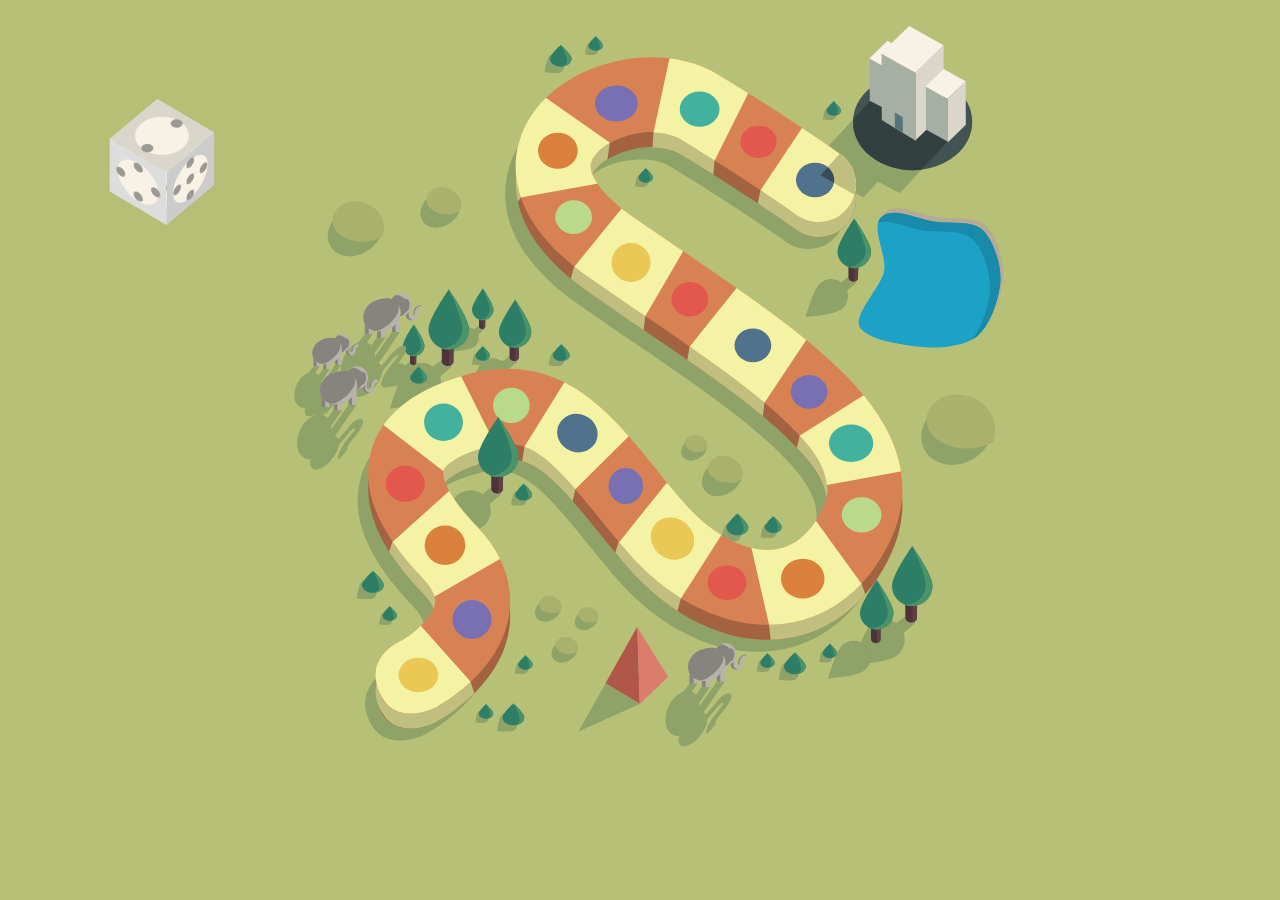
<file: htdocs/components/snap-svg/demos/animated-game/index.html>
<!doctype html>
<html lang="en">

	<head>
		<meta charset="utf-8">
	    <meta name="copyright" content="Copyright © 2013 Adobe Systems Incorporated. All rights reserved.

	 Licensed under the Apache License, Version 2.0 (the “License”);
	 you may not use this file except in compliance with the License.
	 You may obtain a copy of the License at

	 http://www.apache.org/licenses/LICENSE-2.0

	 Unless required by applicable law or agreed to in writing, software
	 distributed under the License is distributed on an “AS IS” BASIS,
	 WITHOUT WARRANTIES OR CONDITIONS OF ANY KIND, either express or implied.
	 See the License for the specific language governing permissions and
	 limitations under the License.">
	
		<title>illustration</title>
		<style>
			body{
				margin: 0;
				padding: 0;
				background: #b7bf76;
				overflow: hidden;
			}
			
			svg{
				display: block;
				margin: auto;
				-webkit-transform-origin: top center;
				-webkit-transform: scale(1.5);
				-moz-transform-origin: top center;
				-moz-transform: scale(1.5);
			}
			
			.hit-area{
				cursor: pointer;
			}
			
			.face .mouth{
				-webkit-transform-origin: 0px 4px;
				-webkit-transition: -webkit-transform .4s;
				-webkit-transform: scale(1, 0);
				-moz-transform-origin: 0px 4px;
				-moz-transition: -webkit-transform .4s;
				-moz-transform: scale(1, 0);
			}
			
			.face .eye.right{
				-webkit-transform-origin: 8px -4px;
				-moz-transform-origin: 8px -4px;
			}
			
			.face .eye.left{
				-webkit-transform-origin: -8px -4px;
				-moz-transform-origin: -8px -4px;
			}
			
			.face .eye{
				-webkit-transition: -webkit-transform .2s;
				-webkit-transform: scale(1, 0);
				-moz-transition: -webkit-transform .2s;
				-moz-transform: scale(1, 0);
			}
			
			@-webkit-keyframes breeze{
				0% {
					-webkit-transform: rotate(0deg);
				}
				50% {
					-webkit-transform: rotate(10deg);
				}
				100% {
					-webkit-transform: rotate(0deg);
				}
			}
			
			@-moz-keyframes breeze{
				0% {
					-moz-transform: rotate(0deg);
				}
				50% {
					-moz-transform: rotate(10deg);
				}
				100% {
					-moz-transform: rotate(0deg);
				}
			}
			
			@-webkit-keyframes blink{
				0% {
					-webkit-transform: scale(1, 0);
				}
				10% {
					-webkit-transform: scale(1, 1);
				}
				90% {
					-webkit-transform: scale(1, 1);
				}
				100% {
					-webkit-transform: scale(1, 0);
				}
			}
			
			@-moz-keyframes blink{
				0% {
					-moz-transform: scale(1, 0);
				}
				10% {
					-moz-transform: scale(1, 1);
				}
				90% {
					-moz-transform: scale(1, 1);
				}
				100% {
					-moz-transform: scale(1, 0);
				}
			}
			
			@-webkit-keyframes talk{
				0% {
					-webkit-transform: scale(1, 0);
				}
				50% {
					-webkit-transform: scale(1, 1);
				}
				100% {
					-webkit-transform: scale(1, 0);
				}
			}
			
			@-moz-keyframes talk{
				0% {
					-moz-transform: scale(1, 0);
				}
				50% {
					-moz-transform: scale(1, 1);
				}
				100% {
					-moz-transform: scale(1, 0);
				}
			}
			
			.tree{
				-webkit-transform-origin: 50% 100%;
				-webkit-animation: breeze 2s ease-out infinite;
				-moz-transform-origin: 50% bottom;
				/*-moz-animation: breeze 2s ease-out infinite;*/
			}
			
			.tree .face.animating .eye{
				-webkit-transform: scale(1, 1);
				-moz-transform: scale(1, 1);
			}
			
			.face.animating .eye{
				-webkit-animation: blink 5s infinite;
				-moz-animation: blink 5s infinite;
			}
			
			.face.animating .mouth{
				-webkit-animation: talk 1s infinite;
				-moz-animation: talk 1s infinite;
			}
			
			#cube-hitarea{
				position: absolute;
				top: 100px;
				left: 100px;
				width: 125px;
				height: 125px;	
				cursor: pointer;		
			}
			
			#cube{
				position: absolute;
				left: 25px;
				top: 25px;
				width: 74px;
				height: 74px;
				z-index: 100;
				backface-visibility: visible;
				pointer-events: none;
				-webkit-transform-style: preserve-3d;
				-webkit-transform-origin: center center;
				-webkit-backface-visibility: visible;
				-webkit-transform: rotateX(-45deg) rotateY(50deg);
				-webkit-transition: -webkit-transform 1s;
				-moz-transform-style: preserve-3d;
				-moz-transform-origin: center center;
				-moz-backface-visibility: visible;
				-moz-transform: rotateX(-45deg) rotateY(50deg);
				-moz-transition: -moz-transform 1s;
			}
			
			.side{
				position: absolute;
				top: 0;
				left: 0;
				width: 74px;
				height: 74px;
				pointer-events: none;
				backface-visibility: visible;
				-webkit-transform-origin: center center;
				-webkit-backface-visibility: visible;
				-moz-transform-origin: center center;
				-moz-backface-visibility: visible;
			}
			
			.side *{
				pointer-events: none;
			}
			
			#cube .side:nth-child(1) {
				-webkit-transform: translateY(37px) rotateX(90deg);
				-moz-transform: translateY(37px) rotateX(90deg);
			}
			
			#cube .side:nth-child(2) {
				-webkit-transform: translateY(-37px) rotateX(-90deg);
				-moz-transform: translateY(-37px) rotateX(-90deg);
				
			}
		
			#cube .side:nth-child(3) {				
				-webkit-transform: translateX(37px) rotateY(-90deg);
				-moz-transform: translateX(37px) rotateY(-90deg);
				
			}
			
			#cube .side:nth-child(4) {				
				-webkit-transform: translateX(-37px) rotateY(-90deg);
				-moz-transform: translateX(-37px) rotateY(-90deg);
			}
			
			#cube .side:nth-child(5) {	
				-webkit-transform: translateZ(37px) rotateZ(90deg);
				-moz-transform: translateZ(37px) rotateZ(90deg);
			}
			
			#cube .side:nth-child(6) {			
				-webkit-transform: translateZ(-37px) rotateZ(0deg);
				-moz-transform: translateZ(-37px) rotateZ(0deg);
			}
		
		</style>
	</head>
	<body>
		<svg version="1.1" xmlns="http://www.w3.org/2000/svg" xmlns:xlink="http://www.w3.org/1999/xlink" x="0px" y="0px" width="500px"
			 height="500px" viewBox="0 0 500 500" enable-background="new 0 0 500 500" xml:space="preserve">
		
		<g id="Layer_1">
			<rect x="1.103" y="-3.397" fill="#B7C077" width="498.897" height="503.397"/>
			<polygon fill="#8FA268" points="418.781,75.171 403.456,67.284 371.524,101.763 386.849,109.65 	"/>
			<polygon fill="#8FA268" points="455.281,94.171 439.956,86.284 408.024,120.763 423.349,128.65 	"/>
			<g>
				<path fill="#8FA268" d="M307.422,349.64c2.285-1.785,5.976-0.877,8.245,2.027s2.255,6.705-0.03,8.49
					c-2.285,1.785-11.397,0.436-11.397,0.436S305.137,351.425,307.422,349.64z"/>
				<path fill="#2D7E66" d="M322.176,351.605c0,2.9-3.246,5.25-7.25,5.25s-7.25-2.35-7.25-5.25c0-2.899,7.25-9.25,7.25-9.25
					S322.176,348.706,322.176,351.605z"/>
				<g>
					<path fill="#4B9469" d="M315.638,343c0.56,1.102,4.291,8.604,3.316,11.104c-0.551,1.413-1.879,2.357-3.551,2.734
						c3.781-0.179,6.774-2.45,6.774-5.233C322.176,349.266,317.461,344.685,315.638,343z"/>
					<path fill="#4B9469" d="M315.501,342.874c-0.351-0.322-0.574-0.518-0.574-0.518s-0.585,0.515-1.411,1.303
						C314.567,343.22,315.325,342.938,315.501,342.874z"/>
				</g>
			</g>
			<path fill="#B7AA92" d="M448.987,144.849c11.418,1.436,26.354-1.275,32.959,6.957c6.697,8.347,11.56,23.593,10.135,34.927
				c-1.426,11.333-7.266,28.424-15.822,34.852c-8.438,6.34-26.34,8.047-37.757,6.611c-11.418-1.436-32.753-3.982-39.358-12.215
				c-6.697-8.347,14.278-27.631,15.704-38.964c1.426-11.333-9.795-29.455-1.239-35.883
				C422.048,134.793,437.569,143.412,448.987,144.849z"/>
			<path fill="#1DA2C7" d="M446.987,147.849c11.418,1.436,26.354-1.275,32.959,6.957c6.697,8.347,11.56,23.593,10.135,34.927
				c-1.426,11.333-7.266,28.424-15.822,34.852c-8.438,6.34-26.34,8.047-37.757,6.611c-11.418-1.436-32.753-3.982-39.358-12.215
				c-6.697-8.347,14.278-27.631,15.704-38.964c1.426-11.333-9.795-29.455-1.239-35.883
				C420.048,137.793,435.569,146.412,446.987,147.849z"/>
			<path fill="#188BAB" d="M479.946,154.806c-6.605-8.232-21.542-5.521-32.959-6.957c-11.418-1.436-26.939-10.056-35.378-3.716
				c-1.42,1.067-2.287,2.462-2.765,4.089c8.765-2.002,21.436,4.406,31.143,5.627c11.418,1.436,26.354-1.275,32.959,6.957
				c6.697,8.347,11.56,23.593,10.135,34.927c-1.176,9.346-5.356,22.603-11.584,30.571c0.994-0.534,1.935-1.098,2.762-1.719
				c8.556-6.428,14.396-23.519,15.822-34.852C491.507,178.399,486.644,163.153,479.946,154.806z"/>
			<g>
				<path fill="#8FA268" d="M141.244,332.65l5.092,6.17l9.996-8.312c0.023-0.018,0.05-0.027,0.072-0.046
					c1.341-1.106,1.322-3.343-0.042-4.995s-3.556-2.095-4.896-0.988C151.261,324.648,141.244,332.65,141.244,332.65z"/>
				<path fill="#8FA268" d="M143.154,334.964l12.684-10.036c-1.354-1.194-3.192-1.423-4.372-0.449
					c-0.205,0.169-10.222,8.171-10.222,8.171L143.154,334.964z"/>
				<path fill="#8FA268" d="M128.41,330.061c5.75-4.746,14.259-3.932,19.005,1.819c4.746,5.75,3.932,14.259-1.819,19.005
					c-5.75,4.746-29.031,6.456-29.031,6.456S122.66,334.807,128.41,330.061z"/>
				<path fill="#8FA268" d="M116.565,357.341c0,0,0.07-0.005,0.176-0.014c1.86-4.138,9.678-20.974,15.261-24.357
					c6.072-3.679,13.88-1.998,17.949,3.676c-0.5-1.695-1.341-3.319-2.536-4.767c-4.746-5.75-13.255-6.565-19.005-1.819
					C122.66,334.807,116.565,357.341,116.565,357.341z"/>
			</g>
			<g>
				<g>
					<path fill="#8FA268" d="M137.623,221.277l2.694,3.265l5.289-4.398c0.012-0.009,0.026-0.015,0.038-0.024
						c0.709-0.585,0.699-1.769-0.022-2.643c-0.722-0.874-1.881-1.108-2.591-0.523C142.923,217.043,137.623,221.277,137.623,221.277z"
						/>
					<path fill="#8FA268" d="M138.633,222.501l6.711-5.31c-0.716-0.632-1.689-0.753-2.313-0.238c-0.108,0.089-5.408,4.324-5.408,4.324
						L138.633,222.501z"/>
					<path fill="#8FA268" d="M130.832,219.907c3.043-2.511,7.545-2.08,10.056,0.962c2.511,3.043,2.08,7.545-0.962,10.056
						c-3.043,2.511-15.361,3.416-15.361,3.416S127.79,222.418,130.832,219.907z"/>
					<path fill="#8FA268" d="M124.565,234.341c0,0,0.037-0.003,0.093-0.007c0.984-2.189,5.121-11.098,8.075-12.887
						c3.213-1.946,7.344-1.057,9.497,1.945c-0.264-0.897-0.709-1.756-1.342-2.522c-2.511-3.043-7.013-3.473-10.056-0.962
						C127.79,222.418,124.565,234.341,124.565,234.341z"/>
				</g>
				<g id="tree_2_" class="tree">
					<path fill="#4D333C" d="M146.93,210.747h-4.233l0.025,6.878c-0.001,0.015-0.006,0.03-0.006,0.045c0,0.92,0.919,1.665,2.052,1.665
						s2.052-0.746,2.052-1.665C146.821,217.53,146.93,210.747,146.93,210.747z"/>
					<path fill="#61403F" d="M145.342,210.747l-0.176,8.556c0.943-0.15,1.656-0.823,1.656-1.633c0-0.141,0.108-6.923,0.108-6.923
						H145.342z"/>
					<path fill="#2D7E66" d="M152.309,206.382c0,3.945-3.198,7.143-7.143,7.143c-3.945,0-7.143-3.198-7.143-7.143
						s7.143-14.021,7.143-14.021S152.309,202.437,152.309,206.382z"/>
					<path fill="#4B9469" d="M145.166,192.361c0,0-0.022,0.031-0.054,0.076c1.062,2.153,5.3,11.013,4.799,14.431
						c-0.544,3.717-3.86,6.337-7.545,6.086c0.86,0.367,1.806,0.571,2.8,0.571c3.945,0,7.143-3.198,7.143-7.143
						C152.309,202.437,145.166,192.361,145.166,192.361z"/>
				</g>
			</g>
			<g>
				<g>
					<path fill="#8FA268" d="M155.331,243.566l4.078,4.942l8.006-6.657c0.018-0.014,0.04-0.022,0.058-0.037
						c1.074-0.886,1.059-2.677-0.034-4.001c-1.092-1.323-2.848-1.678-3.922-0.792C163.354,237.157,155.331,243.566,155.331,243.566z"
						/>
					<path fill="#8FA268" d="M156.86,245.419l10.159-8.038c-1.084-0.957-2.556-1.139-3.501-0.36c-0.164,0.135-8.187,6.545-8.187,6.545
						L156.86,245.419z"/>
					<path fill="#8FA268" d="M145.052,241.492c4.606-3.801,11.42-3.149,15.221,1.457c3.801,4.606,3.149,11.42-1.457,15.221
						c-4.606,3.801-23.252,5.171-23.252,5.171S140.446,245.293,145.052,241.492z"/>
					<path fill="#8FA268" d="M135.565,263.341c0,0,0.056-0.004,0.141-0.011c1.489-3.314,7.751-16.799,12.223-19.508
						c4.863-2.946,11.117-1.6,14.376,2.944c-0.4-1.357-1.074-2.658-2.031-3.818c-3.801-4.606-10.616-5.258-15.221-1.457
						C140.446,245.293,135.565,263.341,135.565,263.341z"/>
				</g>
				<g id="tree_3_" class="tree">
					<path fill="#4D333C" d="M169.418,227.627h-6.407l0.039,10.412c-0.001,0.023-0.008,0.045-0.008,0.068
						c0,1.392,1.391,2.521,3.107,2.521s3.107-1.129,3.107-2.521C169.255,237.895,169.418,227.627,169.418,227.627z"/>
					<path fill="#61403F" d="M167.015,227.627l-0.267,12.951c1.428-0.227,2.506-1.246,2.506-2.471c0-0.213,0.164-10.48,0.164-10.48
						H167.015z"/>
					<path fill="#2D7E66" d="M177.561,221.02c0,5.971-4.841,10.812-10.812,10.812c-5.971,0-10.812-4.841-10.812-10.812
						s10.812-21.224,10.812-21.224S177.561,215.049,177.561,221.02z"/>
					<path fill="#4B9469" d="M166.749,199.796c0,0-0.033,0.046-0.081,0.116c1.608,3.258,8.022,16.671,7.265,21.844
						c-0.823,5.626-5.842,9.592-11.421,9.213c1.302,0.555,2.733,0.864,4.238,0.864c5.971,0,10.812-4.841,10.812-10.812
						C177.561,215.048,166.749,199.796,166.749,199.796z"/>
				</g>
			</g>
			<g>
				<g>
					<path fill="#8FA268" d="M108.244,247.65l5.092,6.17l9.996-8.312c0.023-0.018,0.05-0.027,0.072-0.046
						c1.341-1.106,1.322-3.343-0.042-4.995s-3.556-2.095-4.896-0.988C118.261,239.648,108.244,247.65,108.244,247.65z"/>
					<path fill="#8FA268" d="M110.154,249.964l12.684-10.036c-1.354-1.194-3.192-1.423-4.372-0.449
						c-0.205,0.169-10.222,8.171-10.222,8.171L110.154,249.964z"/>
					<path fill="#8FA268" d="M95.41,245.061c5.75-4.746,14.259-3.932,19.005,1.819c4.746,5.75,3.932,14.259-1.819,19.005
						c-5.75,4.746-29.031,6.456-29.031,6.456S89.66,249.807,95.41,245.061z"/>
					<path fill="#8FA268" d="M83.565,272.341c0,0,0.07-0.005,0.176-0.014c1.86-4.138,9.678-20.974,15.262-24.357
						c6.072-3.679,13.88-1.998,17.949,3.676c-0.5-1.695-1.341-3.319-2.536-4.767c-4.746-5.75-13.255-6.565-19.005-1.819
						C89.66,249.807,83.565,272.341,83.565,272.341z"/>
				</g>
				<g id="tree" class="tree">
					<path fill="#4D333C" d="M125.833,227.75h-8l0.048,13c-0.001,0.029-0.011,0.056-0.011,0.085c0,1.738,1.737,3.147,3.879,3.147
						s3.879-1.409,3.879-3.147C125.629,240.569,125.833,227.75,125.833,227.75z"/>
					<path fill="#61403F" d="M122.833,227.75l-0.333,16.171c1.783-0.284,3.129-1.556,3.129-3.086c0-0.266,0.204-13.085,0.204-13.085
						H122.833z"/>
					<path fill="#2D7E66" d="M136,219.5c0,7.456-6.044,13.5-13.5,13.5s-13.5-6.044-13.5-13.5s13.5-26.5,13.5-26.5
						S136,212.044,136,219.5z"/>
					<path fill="#4B9469" d="M122.5,193c0,0-0.041,0.058-0.101,0.144c2.008,4.068,10.016,20.815,9.071,27.274
						c-1.028,7.025-7.295,11.977-14.26,11.503c1.625,0.693,3.413,1.078,5.291,1.078c7.456,0,13.5-6.044,13.5-13.5
						C136,212.044,122.5,193,122.5,193z"/>
				</g>
			</g>
			<g>
				<path fill="#8FA268" d="M107.995,488.935c0,0-27.495,15.065-38.495-8.435s14.505-35.435,14.505-35.435l-0.12,0.066
					c8.25-4.635,21.086-15.728,22.441-24.818c0.706-4.742-2.117-10.473-8.392-17.033c-29.661-31.009-40.896-58.425-34.35-83.813
					c5.938-23.025,25.774-39.959,58.958-50.329c29.623-9.256,55.577-6.308,79.346,9.018c19.332,12.465,34.375,31.005,51.794,52.473
					c5.819,7.172,11.837,14.588,18.272,22.071c19.028,22.127,42.605,34.183,61.514,31.455c13.414-1.932,24.096-11.502,31.747-28.444
					c9.5-21.035-10.042-41.312-19.434-51.055c-23.146-24.015-60.765-49.642-100.592-76.773c-11.578-7.887-23.55-16.042-35.499-24.381
					c-70.021-48.869-47.963-94.971-39.535-107.937c24.343-37.448,86.145-51.298,124.771-27.962
					c48.298,29.18,80.323,52.135,81.663,53.098c11.212,8.058,13.768,23.68,5.71,34.891c-8.059,11.21-23.676,13.767-34.889,5.712l0,0
					c-0.312-0.225-31.873-22.831-78.34-50.905c-14.191-8.572-46.646-3.502-56.994,12.417c-2.279,3.506-2.561,6.683-0.974,10.966
					c1.817,4.903,7.769,15.154,27.204,28.718c11.716,8.177,23.57,16.252,35.033,24.061c42.021,28.626,81.712,55.665,108.441,83.397
					c15.897,16.493,26.271,32.227,31.712,48.098c6.755,19.703,5.844,39.296-2.71,58.235c-14.717,32.586-39.643,52.955-70.188,57.354
					c-4.11,0.592-8.272,0.884-12.457,0.884c-32.675,0.002-67.042-17.771-94.094-49.228c-6.902-8.025-13.149-15.725-19.19-23.17
					c-33.405-41.169-46.527-54.919-77.399-45.269c-18.515,5.786-24.713,12.207-25.456,15.09c-1.033,4.008,2.451,16.261,22.065,36.768
					c21.94,22.938,23.89,44.913,21.661,59.309C150.006,464.983,112.278,486.592,107.995,488.935z"/>
			</g>
			<polygon fill="#8FA268" points="444.031,82.921 421.206,70.034 376.024,118.763 398.849,131.65 	"/>
			<ellipse fill="#425353" cx="431.75" cy="81.25" rx="39.75" ry="32.25"/>
			<g>
				<path fill="#A46340" d="M114.994,480.935c0,0-29.994,15.565-38.994-9.935s15.006-33.935,15.006-33.935l-0.122,0.065
					c8.25-4.634,21.087-15.728,22.441-24.818c0.706-4.74-2.116-10.472-8.391-17.031c-29.663-31.01-40.897-58.425-34.35-83.815
					c5.938-23.025,25.775-39.956,58.959-50.328c29.623-9.255,55.578-6.306,79.344,9.019c19.334,12.463,34.375,31.003,51.794,52.472
					c5.821,7.172,11.837,14.588,18.271,22.072c19.032,22.125,42.604,34.183,61.516,31.456c13.416-1.935,24.097-11.503,31.747-28.447
					c3.084-6.828,9.5-21.034-19.435-51.053c-23.146-24.016-60.763-49.644-100.591-76.775c-11.578-7.884-23.55-16.041-35.5-24.381
					c-70.019-48.869-47.962-94.972-39.534-107.938c24.345-37.447,86.149-51.296,124.771-27.959
					c48.297,29.178,80.322,52.134,81.663,53.097c11.212,8.059,13.769,23.678,5.709,34.891c-8.059,11.21-23.673,13.767-34.887,5.712
					l-0.001,0c-0.312-0.225-31.871-22.832-78.34-50.906c-16.629-10.045-48.164-1.173-56.994,12.418
					c-2.278,3.506-2.562,6.682-0.975,10.966c1.819,4.903,7.769,15.153,27.207,28.719c11.716,8.175,23.568,16.25,35.031,24.06
					c42.021,28.625,81.712,55.666,108.44,83.396c15.896,16.494,26.271,32.229,31.713,48.101c6.756,19.699,5.844,39.293-2.71,58.234
					c-14.716,32.584-39.644,52.953-70.188,57.353c-36.207,5.218-76.034-12.859-106.55-48.344c-6.903-8.024-13.15-15.725-19.19-23.169
					c-33.406-41.168-46.527-54.915-77.4-45.269c-18.516,5.784-24.712,12.206-25.456,15.091c-1.031,4.006,2.453,16.26,22.065,36.766
					c21.941,22.938,23.891,44.912,21.663,59.31C157.006,456.984,119.278,478.591,114.994,480.935z"/>
			</g>
			<g>
				<polygon fill="#F8F1E5" points="417.514,47.235 402.848,38.955 414.939,27.215 429.606,35.495 		"/>
				<polygon fill="#DBD6CA" points="417.514,47.235 417.626,76.223 429.718,64.483 429.606,35.495 		"/>
				<polygon fill="#A7AFA4" points="417.835,75.829 403.169,67.548 403.052,39.102 417.719,47.382 		"/>
			</g>
			<defs>
				<filter id="Adobe_OpacityMaskFilter" filterUnits="userSpaceOnUse" x="68.781" y="48.158" width="356.179" height="437.532">
					<feColorMatrix  type="matrix" values="1 0 0 0 0  0 1 0 0 0  0 0 1 0 0  0 0 0 1 0"/>
				</filter>
			</defs>
			<mask maskUnits="userSpaceOnUse" x="68.781" y="48.158" width="356.179" height="437.532" id="SVGID_1_">
				<g filter="url(#Adobe_OpacityMaskFilter)">
					<g>
						<g>
							<polygon fill="#FFFFFF" points="369.002,174.823 349.888,155.712 327.395,140.715 330.333,127 360.675,90.792 388.113,109.084 
								411.425,132.396 					"/>
						</g>
						<g>
							<path fill="#FFFFFF" d="M338,434.397l-2-17.731l-12-43.269l24.601-5.638L365,353.397L397.667,389l6.268,18.175l-25.173,12.585
								L338,434.397z M109,409.397l-8.039-11.622l-0.527-0.589l-20.069-22.296L85,361l39.965-26.248l19.513,21.686l20.695,20.695
								L109,409.397z M272.573,415.756l-20.044-20.047l-22.137-17.711L236,360.647l31.873-29.499l24.738,19.792L306,363.397
								l-28.5,34.75L272.573,415.756z M371,333.397l-17-32l2.5-11.064l49.908-22.089l26.842,53.685L371,333.397z M204,338.397
								l-17.119-16.618l-0.7-0.639L171,310.397l2-12.731l31.342-41.103l21.523,19.565l22.677,18.143L207,326L204,338.397z
								 M124,327.397l-8.667-11.064l-43.102-28.743l26.289-19.116l29.05-14.526L154,296.667l0.404,10.951l-24.617,12.307L124,327.397z
								 M331.55,280.052l-26.058-17.373l-1.019-0.812l-23.424-18.742l1.95-11.958l35.531-34.896l22.426,17.942l23.878,15.916
								L333,268.333L331.55,280.052z M252.135,222.594l-27.238-15.888L202,192.397l4.167-14.731L241,144.397l16.76,12.017
								l24.605,14.354L253.5,210.833L252.135,222.594z M224,131.397l-53.333,0.103L163,142.397l7.215-53.596l0.489-0.834L177,67.397
								l52.833,27.769l-1.833,13.5l-5.011,8.749L224,131.397z M298.7,118.625L258,102.397l1-14.064l12.851-50.216l53.665,26.831
								L299.667,107L298.7,118.625z"/>
						</g>
						<g>
							<polygon fill="#FFFFFF" points="94.679,500 61.398,450.077 89.706,431.204 101,423.397 137,454.333 142,469.397 
								116.301,485.584 					"/>
						</g>
					</g>
				</g>
			</mask>
			<g mask="url(#SVGID_1_)">
				<path fill="#C1BF80" d="M114.995,480.935c0,0-27.495,15.065-38.495-8.435s14.505-35.435,14.505-35.435l-0.12,0.066
					c8.25-4.635,21.086-15.728,22.441-24.818c0.706-4.742-2.117-10.473-8.392-17.033c-29.661-31.009-40.896-58.425-34.35-83.813
					c5.938-23.025,25.774-39.959,58.958-50.329c29.623-9.256,55.577-6.308,79.346,9.018c19.332,12.465,34.375,31.005,51.794,52.473
					c5.819,7.172,11.837,14.588,18.272,22.071c19.028,22.127,42.605,34.183,61.514,31.455c13.414-1.932,24.096-11.502,31.747-28.444
					c9.5-21.035-10.042-41.312-19.434-51.055c-23.146-24.015-60.765-49.642-100.592-76.773c-11.578-7.887-23.55-16.042-35.499-24.381
					c-70.021-48.869-47.963-94.971-39.535-107.937c24.343-37.448,86.145-51.298,124.771-27.962
					c48.298,29.18,80.323,52.135,81.663,53.098c11.212,8.058,13.768,23.68,5.71,34.891c-8.059,11.21-23.676,13.767-34.889,5.712l0,0
					c-0.312-0.225-31.873-22.831-78.34-50.905c-14.191-8.572-46.646-3.502-56.994,12.417c-2.279,3.506-2.561,6.683-0.974,10.966
					c1.817,4.903,7.769,15.154,27.204,28.718c11.716,8.177,23.57,16.252,35.033,24.061c42.021,28.626,81.712,55.665,108.441,83.397
					c15.897,16.493,26.271,32.227,31.712,48.098c6.755,19.703,5.844,39.296-2.71,58.235c-14.717,32.586-39.643,52.955-70.188,57.354
					c-4.11,0.592-8.272,0.884-12.457,0.884c-32.675,0.002-67.042-17.771-94.094-49.228c-6.902-8.025-13.149-15.725-19.19-23.17
					c-33.405-41.169-46.527-54.919-77.399-45.269c-18.515,5.786-24.713,12.207-25.456,15.09c-1.033,4.008,2.451,16.261,22.065,36.768
					c21.94,22.938,23.89,44.913,21.661,59.309C157.006,456.983,119.278,478.592,114.995,480.935z"/>
			</g>
			<g>
				<g>
					<path fill="#D88254" d="M114.994,470.935c0,0-29.994,15.565-38.994-9.935s15.006-33.935,15.006-33.935l-0.122,0.065
						c8.25-4.634,21.087-15.728,22.441-24.818c0.706-4.74-2.116-10.472-8.391-17.031c-29.663-31.01-40.897-58.425-34.35-83.815
						c5.938-23.025,25.775-39.956,58.959-50.328c29.623-9.255,55.578-6.306,79.344,9.019c19.334,12.463,34.375,31.003,51.794,52.472
						c5.821,7.172,11.837,14.588,18.271,22.072c19.032,22.125,42.604,34.183,61.516,31.456c13.416-1.935,24.097-11.503,31.747-28.447
						c3.084-6.828,9.5-21.034-19.435-51.053c-23.146-24.016-60.763-49.644-100.591-76.775c-11.578-7.884-23.55-16.041-35.5-24.381
						c-70.019-48.869-47.962-94.972-39.534-107.938c24.345-37.447,86.149-51.296,124.771-27.959
						c48.297,29.178,80.322,52.134,81.663,53.097c11.212,8.059,13.769,23.678,5.709,34.891c-8.059,11.21-23.673,13.767-34.887,5.712
						l-0.001,0c-0.312-0.225-31.871-22.832-78.34-50.906c-16.629-10.045-48.164-1.173-56.994,12.418
						c-2.278,3.506-2.562,6.682-0.975,10.966c1.819,4.903,7.769,15.153,27.207,28.719c11.716,8.175,23.568,16.25,35.031,24.06
						c42.021,28.625,81.712,55.666,108.44,83.396c15.896,16.494,26.271,32.229,31.713,48.101c6.756,19.699,5.844,39.293-2.71,58.234
						c-14.716,32.584-39.644,52.953-70.188,57.353c-36.207,5.218-76.034-12.859-106.55-48.344c-6.903-8.024-13.15-15.725-19.19-23.169
						c-33.406-41.168-46.527-54.915-77.4-45.269c-18.516,5.784-24.712,12.206-25.456,15.091c-1.031,4.006,2.453,16.26,22.065,36.766
						c21.941,22.938,23.891,44.912,21.663,59.31C157.006,446.984,119.278,468.591,114.994,470.935z"/>
				</g>
				<defs>
					<filter id="Adobe_OpacityMaskFilter_1_" filterUnits="userSpaceOnUse" x="68.781" y="38.158" width="356.179" height="437.525">
						<feColorMatrix  type="matrix" values="1 0 0 0 0  0 1 0 0 0  0 0 1 0 0  0 0 0 1 0"/>
					</filter>
				</defs>
				<mask maskUnits="userSpaceOnUse" x="68.781" y="38.158" width="356.179" height="437.525" id="SVGID_2_">
					<g filter="url(#Adobe_OpacityMaskFilter_1_)">
						<g>
							<g>
								<polygon fill="#FFFFFF" points="369.002,165.425 349.888,146.314 327.395,131.318 360.675,81.395 388.113,99.687 
									411.425,122.999 						"/>
							</g>
							<g>
								<path fill="#FFFFFF" d="M338,425l-14-61l24.601-5.638L365,344l38.935,53.777l-25.173,12.585L338,425z M109,400l-8.039-11.622
									l-0.527-0.589l-20.069-22.296l44.6-40.139l19.513,21.686l20.695,20.695L109,400z M272.573,406.358l-20.044-20.047
									l-22.137-17.711l37.48-46.85l24.738,19.792L306,354L272.573,406.358z M371,324l-17-32l52.408-33.153l26.842,53.685L371,324z
									 M204,329l-17.119-16.618l-0.7-0.639L171,301l33.342-53.834l21.523,19.565l22.677,18.143L204,329z M124,318l-51.769-39.807
									l26.289-19.116l29.05-14.526l26.834,53.669l-24.617,12.307L124,318z M331.55,270.654l-26.058-17.373l-1.019-0.812
									l-23.424-18.742l37.481-46.854l22.426,17.942l23.878,15.916L331.55,270.654z M252.135,213.197l-27.238-15.888L202,183l39-48
									l16.76,12.017l24.605,14.354L252.135,213.197z M224,122l-61,11l7.215-53.596l0.489-0.834L177,58l57,40l-11.011,10.019L224,122
									z M298.7,109.228L258,93l13.851-64.28l53.665,26.831L298.7,109.228z"/>
							</g>
							<g>
								<polygon fill="#FFFFFF" points="94.679,490.603 61.398,440.68 89.706,421.807 101,414 142,460 116.301,476.187 						"/>
							</g>
						</g>
					</g>
				</mask>
				<g mask="url(#SVGID_2_)">
					<path fill="#F4F2A3" d="M114.995,470.935c0,0-27.995,15.399-38.662-9.268C65.667,437,91.005,427.065,91.005,427.065l-0.12,0.066
						c8.25-4.635,21.086-15.728,22.441-24.818c0.706-4.742-2.117-10.473-8.392-17.033c-29.661-31.009-40.896-58.425-34.35-83.813
						c5.938-23.025,25.774-39.959,58.958-50.329c29.623-9.256,55.577-6.308,79.346,9.018c19.332,12.465,34.375,31.005,51.794,52.473
						c5.819,7.172,11.837,14.588,18.272,22.071c19.028,22.127,42.605,34.183,61.514,31.455c13.414-1.932,24.096-11.502,31.747-28.444
						c9.5-21.035-10.042-41.312-19.434-51.055c-23.146-24.015-60.765-49.642-100.592-76.773c-11.578-7.887-23.55-16.042-35.499-24.381
						c-70.021-48.869-47.963-94.971-39.535-107.937c24.343-37.448,86.145-51.298,124.771-27.962
						c48.298,29.18,80.323,52.135,81.663,53.098c11.212,8.058,13.768,23.68,5.71,34.891c-8.059,11.21-23.676,13.767-34.889,5.712l0,0
						c-0.312-0.225-31.873-22.831-78.34-50.905c-14.191-8.572-46.646-3.502-56.994,12.417c-2.279,3.506-2.561,6.683-0.974,10.966
						c1.817,4.903,7.769,15.154,27.204,28.718c11.716,8.177,23.57,16.252,35.033,24.061c42.021,28.626,81.712,55.665,108.441,83.397
						c15.897,16.493,26.271,32.227,31.712,48.098c6.755,19.703,5.844,39.296-2.71,58.235c-14.717,32.586-39.643,52.955-70.188,57.354
						c-4.11,0.592-8.272,0.884-12.457,0.884c-32.675,0.002-67.042-17.771-94.094-49.228c-6.902-8.025-13.149-15.725-19.19-23.17
						c-33.405-41.169-46.527-54.919-77.399-45.269c-18.515,5.786-24.713,12.207-25.456,15.09c-1.033,4.008,2.451,16.261,22.065,36.768
						c21.94,22.938,23.89,44.913,21.661,59.309C157.006,446.983,119.278,468.592,114.995,470.935z"/>
				</g>
			</g>
			<g id="dots">
				<ellipse fill="#50728C" cx="366.75" cy="120" rx="12.75" ry="11.5"/>
				<ellipse fill="#BADA8B" cx="164.25" cy="270.25" rx="12.25" ry="11.75"/>
				<ellipse fill="#7970B3" cx="362.75" cy="261.25" rx="12.25" ry="11.25"/>
				<ellipse fill="#42B19D" cx="390.75" cy="295.5" rx="14.75" ry="12.5"/>
				<ellipse fill="#DA813E" cx="120" cy="363.5" rx="13.545" ry="13.122"/>
				<ellipse fill="#42B19D" cx="119" cy="281.5" rx="12.928" ry="12.524"/>
				<ellipse transform="matrix(0.9297 0.3683 -0.3683 0.9297 120.9971 -56.4044)" fill="#50728C" cx="208.25" cy="288.75" rx="13.608" ry="12.715"/>
				<ellipse transform="matrix(0.7964 0.6048 -0.6048 0.7964 272.4656 -91.1952)" fill="#EBC755" cx="271.674" cy="359.063" rx="15.027" ry="13.5"/>
				<ellipse fill="#DA813E" cx="358.5" cy="385.75" rx="14.5" ry="13.25"/>
				<circle fill="#7970B3" cx="138" cy="413" r="13"/>
				<ellipse fill="#E2584C" cx="93.5" cy="322.5" rx="13" ry="12"/>
				<ellipse fill="#7970B3" cx="240.5" cy="324" rx="11.5" ry="12"/>
				<ellipse fill="#E2584C" cx="308" cy="388.5" rx="13" ry="11.5"/>
				<ellipse fill="#BADA8B" cx="397.75" cy="343.25" rx="13.25" ry="11.75"/>
				<ellipse fill="#E2584C" cx="283.25" cy="199.5" rx="12.25" ry="11.5"/>
				<ellipse fill="#50728C" cx="325.25" cy="230.25" rx="12.25" ry="11.25"/>
				<circle fill="#EBC755" cx="244" cy="175" r="13"/>
				<ellipse fill="#BADA8B" cx="205.75" cy="144.75" rx="12.25" ry="11.25"/>
				<ellipse fill="#DA813E" cx="195.25" cy="100.5" rx="13.25" ry="12"/>
				<ellipse fill="#7970B3" cx="234.25" cy="69" rx="14.25" ry="12"/>
				<ellipse fill="#42B19D" cx="289.75" cy="72.75" rx="13.25" ry="11.75"/>
				<ellipse fill="#E2584C" cx="329" cy="94.5" rx="12" ry="10.75"/>
				<ellipse fill="#EBC755" cx="102.25" cy="450" rx="13.25" ry="11.5"/>
			</g>
			<g id="tree_6_" class="tree">
				<g>
					<path fill="#4D333C" d="M158.833,312.75h-8l0.048,13c-0.001,0.029-0.011,0.056-0.011,0.085c0,1.738,1.737,3.147,3.879,3.147
						s3.879-1.409,3.879-3.147C158.629,325.569,158.833,312.75,158.833,312.75z"/>
					<path fill="#61403F" d="M155.833,312.75l-0.333,16.171c1.783-0.284,3.129-1.556,3.129-3.086c0-0.266,0.204-13.085,0.204-13.085
						H155.833z"/>
					<path fill="#2D7E66" d="M169,304.5c0,7.456-6.044,13.5-13.5,13.5s-13.5-6.044-13.5-13.5s13.5-26.5,13.5-26.5
						S169,297.044,169,304.5z"/>
					<path fill="#4B9469" d="M155.5,278c0,0-0.041,0.058-0.101,0.144c2.008,4.068,10.016,20.815,9.071,27.274
						c-1.028,7.025-7.295,11.977-14.26,11.503c1.625,0.693,3.413,1.078,5.291,1.078c7.456,0,13.5-6.044,13.5-13.5
						C169,297.044,155.5,278,155.5,278z"/>
				</g>
			</g>
			<g>
				<defs>
					<ellipse id="SVGID_3_" cx="431.75" cy="81.25" rx="39.75" ry="32.25"/>
				</defs>
				<clipPath id="SVGID_4_">
					<use xlink:href="#SVGID_3_"  overflow="visible"/>
				</clipPath>
				<polygon clip-path="url(#SVGID_4_)" fill="#324040" points="418.781,75.171 403.456,67.284 371.524,101.763 386.849,109.65 		"/>
				<polygon clip-path="url(#SVGID_4_)" fill="#324040" points="434.031,92.921 411.206,80.034 389.024,103.763 411.849,116.65 		"/>
				<polygon clip-path="url(#SVGID_4_)" fill="#324040" points="455.281,94.171 439.956,86.284 408.024,120.763 423.349,128.65 		"/>
			</g>
			<g>
				<g>
					<path fill="#8FA268" d="M417.244,418.65l5.092,6.17l9.996-8.312c0.023-0.018,0.05-0.027,0.072-0.046
						c1.341-1.106,1.322-3.343-0.042-4.995c-1.364-1.652-3.556-2.095-4.896-0.988C427.261,410.648,417.244,418.65,417.244,418.65z"/>
					<path fill="#8FA268" d="M419.154,420.964l12.684-10.036c-1.354-1.194-3.192-1.423-4.372-0.449
						c-0.205,0.169-10.222,8.171-10.222,8.171L419.154,420.964z"/>
					<path fill="#8FA268" d="M404.41,416.061c5.75-4.746,14.259-3.932,19.005,1.819c4.746,5.75,3.932,14.259-1.819,19.005
						c-5.75,4.746-29.031,6.456-29.031,6.456S398.66,420.807,404.41,416.061z"/>
					<path fill="#8FA268" d="M392.565,443.341c0,0,0.07-0.005,0.176-0.014c1.86-4.138,9.678-20.974,15.262-24.357
						c6.072-3.679,13.88-1.998,17.949,3.676c-0.5-1.695-1.341-3.319-2.536-4.767c-4.746-5.75-13.255-6.565-19.005-1.819
						C398.66,420.807,392.565,443.341,392.565,443.341z"/>
				</g>
				<g id="tree_4_" class="tree">
					<path fill="#4D333C" d="M434.833,398.75h-8l0.048,13c-0.001,0.029-0.011,0.056-0.011,0.085c0,1.738,1.737,3.147,3.879,3.147
						s3.879-1.409,3.879-3.147C434.629,411.569,434.833,398.75,434.833,398.75z"/>
					<path fill="#61403F" d="M431.833,398.75l-0.333,16.171c1.783-0.284,3.129-1.556,3.129-3.086c0-0.266,0.204-13.085,0.204-13.085
						H431.833z"/>
					<path fill="#2D7E66" d="M445,390.5c0,7.456-6.044,13.5-13.5,13.5s-13.5-6.044-13.5-13.5s13.5-26.5,13.5-26.5
						S445,383.044,445,390.5z"/>
					<path fill="#4B9469" d="M431.5,364c0,0-0.041,0.058-0.101,0.144c2.008,4.068,10.016,20.815,9.071,27.274
						c-1.028,7.025-7.295,11.977-14.26,11.503c1.625,0.693,3.413,1.078,5.291,1.078c7.456,0,13.5-6.044,13.5-13.5
						C445,383.044,431.5,364,431.5,364z"/>
				</g>
			</g>
			<g>
				<g>
					<path fill="#8FA268" d="M91.623,245.277l2.694,3.265l5.289-4.398c0.012-0.009,0.026-0.015,0.038-0.024
						c0.709-0.585,0.699-1.769-0.022-2.643c-0.722-0.874-1.881-1.108-2.591-0.523C96.923,241.043,91.623,245.277,91.623,245.277z"/>
					<path fill="#8FA268" d="M92.633,246.501l6.711-5.31c-0.716-0.632-1.689-0.753-2.313-0.238c-0.108,0.089-5.408,4.324-5.408,4.324
						L92.633,246.501z"/>
					<path fill="#8FA268" d="M84.832,243.907c3.043-2.511,7.545-2.08,10.056,0.962c2.511,3.043,2.08,7.545-0.962,10.056
						c-3.043,2.511-15.361,3.416-15.361,3.416S81.79,246.418,84.832,243.907z"/>
					<path fill="#8FA268" d="M78.565,258.341c0,0,0.037-0.003,0.093-0.007c0.984-2.19,5.121-11.098,8.075-12.887
						c3.213-1.946,7.344-1.057,9.497,1.945c-0.264-0.897-0.709-1.756-1.342-2.522c-2.511-3.043-7.013-3.473-10.056-0.962
						C81.79,246.418,78.565,258.341,78.565,258.341z"/>
				</g>
				<g id="tree_1_" class="tree">
					<path fill="#4D333C" d="M100.93,234.747h-4.233l0.025,6.878c-0.001,0.015-0.006,0.03-0.006,0.045c0,0.92,0.919,1.665,2.052,1.665
						c1.134,0,2.052-0.746,2.052-1.665C100.821,241.53,100.93,234.747,100.93,234.747z"/>
					<path fill="#61403F" d="M99.342,234.747l-0.176,8.556c0.943-0.15,1.656-0.823,1.656-1.633c0-0.141,0.108-6.923,0.108-6.923
						H99.342z"/>
					<path fill="#2D7E66" d="M106.309,230.382c0,3.945-3.198,7.143-7.143,7.143c-3.945,0-7.143-3.198-7.143-7.143
						s7.143-14.021,7.143-14.021S106.309,226.437,106.309,230.382z"/>
					<path fill="#4B9469" d="M99.166,216.361c0,0-0.022,0.031-0.054,0.076c1.062,2.153,5.3,11.013,4.799,14.431
						c-0.544,3.717-3.86,6.337-7.545,6.086c0.86,0.367,1.806,0.571,2.8,0.571c3.945,0,7.143-3.198,7.143-7.143
						C106.309,226.437,99.166,216.361,99.166,216.361z"/>
				</g>
			</g>
			<g>
				<g>
					<path fill="#8FA268" d="M396.008,431.888l4.218,5.111l8.28-6.885c0.019-0.015,0.041-0.023,0.06-0.038
						c1.11-0.916,1.095-2.769-0.035-4.138s-2.946-1.735-4.056-0.819C404.306,425.26,396.008,431.888,396.008,431.888z"/>
					<path fill="#8FA268" d="M397.59,433.805l10.507-8.313c-1.121-0.989-2.644-1.179-3.621-0.372c-0.17,0.14-8.467,6.769-8.467,6.769
						L397.59,433.805z"/>
					<path fill="#8FA268" d="M385.377,429.743c4.763-3.931,11.812-3.257,15.743,1.507s3.257,11.812-1.507,15.743
						c-4.763,3.931-24.048,5.348-24.048,5.348S380.614,433.674,385.377,429.743z"/>
					<path fill="#8FA268" d="M375.565,452.341c0,0,0.058-0.004,0.146-0.011c1.54-3.428,8.017-17.374,12.642-20.176
						c5.03-3.047,11.498-1.655,14.868,3.045c-0.414-1.404-1.111-2.749-2.101-3.949c-3.931-4.763-10.98-5.438-15.743-1.507
						C380.614,433.674,375.565,452.341,375.565,452.341z"/>
				</g>
				<g id="tree_5_" class="tree">
					<path fill="#4D333C" d="M410.578,415.404h-6.627l0.04,10.769c-0.001,0.024-0.009,0.046-0.009,0.07
						c0,1.44,1.439,2.607,3.213,2.607s3.213-1.167,3.213-2.607C410.409,426.023,410.578,415.404,410.578,415.404z"/>
					<path fill="#61403F" d="M408.093,415.404l-0.276,13.395c1.477-0.235,2.592-1.289,2.592-2.556c0-0.22,0.169-10.839,0.169-10.839
						H408.093z"/>
					<path fill="#2D7E66" d="M419,408.57c0,6.176-5.007,11.183-11.183,11.183s-11.183-5.007-11.183-11.183
						s11.183-21.952,11.183-21.952S419,402.394,419,408.57z"/>
					<path fill="#4B9469" d="M407.817,386.618c0,0-0.034,0.048-0.084,0.119c1.663,3.37,8.297,17.242,7.514,22.593
						c-0.852,5.819-6.043,9.921-11.813,9.529c1.346,0.574,2.827,0.893,4.383,0.893c6.176,0,11.183-5.007,11.183-11.183
						C419,402.393,407.817,386.618,407.817,386.618z"/>
				</g>
			</g>
			<g>
				<path fill="#8FA268" d="M345.746,442.285c2.285-1.785,5.976-0.877,8.245,2.027s2.255,6.705-0.03,8.49
					c-2.285,1.785-11.397,0.436-11.397,0.436S343.461,444.069,345.746,442.285z"/>
				<path fill="#2D7E66" d="M360.5,444.25c0,2.9-3.246,5.25-7.25,5.25s-7.25-2.35-7.25-5.25s7.25-9.25,7.25-9.25
					S360.5,441.35,360.5,444.25z"/>
				<g>
					<path fill="#4B9469" d="M353.961,435.645c0.56,1.102,4.291,8.604,3.316,11.104c-0.551,1.413-1.879,2.357-3.551,2.734
						c3.781-0.179,6.774-2.45,6.774-5.233C360.5,441.911,355.785,437.329,353.961,435.645z"/>
					<path fill="#4B9469" d="M353.824,435.518c-0.351-0.322-0.574-0.518-0.574-0.518s-0.585,0.515-1.411,1.303
						C352.891,435.865,353.649,435.583,353.824,435.518z"/>
				</g>
			</g>
			<g>
				<defs>
					<path id="SVGID_5_" d="M114.995,470.935c0,0-27.995,15.399-38.662-9.268C65.667,437,91.005,427.065,91.005,427.065l-0.12,0.066
						c8.25-4.635,21.086-15.728,22.441-24.818c0.706-4.742-2.117-10.473-8.392-17.033c-29.661-31.009-40.896-58.425-34.35-83.813
						c5.938-23.025,25.774-39.959,58.958-50.329c29.623-9.256,55.577-6.308,79.346,9.018c19.332,12.465,34.375,31.005,51.794,52.473
						c5.819,7.172,11.837,14.588,18.272,22.071c19.028,22.127,42.605,34.183,61.514,31.455c13.414-1.932,24.096-11.502,31.747-28.444
						c9.5-21.035-10.042-41.312-19.434-51.055c-23.146-24.015-60.765-49.642-100.592-76.773c-11.578-7.887-23.55-16.042-35.499-24.381
						c-70.021-48.869-47.963-94.971-39.535-107.937c24.343-37.448,86.145-51.298,124.771-27.962
						c48.298,29.18,80.323,52.135,81.663,53.098c11.212,8.058,13.768,23.68,5.71,34.891c-8.059,11.21-23.676,13.767-34.889,5.712l0,0
						c-0.312-0.225-31.873-22.831-78.34-50.905c-14.191-8.572-46.646-3.502-56.994,12.417c-2.279,3.506-2.561,6.683-0.974,10.966
						c1.817,4.903,7.769,15.154,27.204,28.718c11.716,8.177,23.57,16.252,35.033,24.061c42.021,28.626,81.712,55.665,108.441,83.397
						c15.897,16.493,26.271,32.227,31.712,48.098c6.755,19.703,5.844,39.296-2.71,58.235c-14.717,32.586-39.643,52.955-70.188,57.354
						c-4.11,0.592-8.272,0.884-12.457,0.884c-32.675,0.002-67.042-17.771-94.094-49.228c-6.902-8.025-13.149-15.725-19.19-23.17
						c-33.405-41.169-46.527-54.919-77.399-45.269c-18.515,5.786-24.713,12.207-25.456,15.09c-1.033,4.008,2.451,16.261,22.065,36.768
						c21.94,22.938,23.89,44.913,21.661,59.309C157.006,446.983,119.278,468.592,114.995,470.935z"/>
				</defs>
				<clipPath id="SVGID_6_">
					<use xlink:href="#SVGID_5_"  overflow="visible"/>
				</clipPath>
				<polygon clip-path="url(#SVGID_6_)" fill="#C1BF80" points="438.031,80.921 415.206,68.034 370.024,116.763 392.849,129.65 		"/>
			</g>
			<g>
				<path fill="#8FA268" d="M330.006,440.356c1.521-1.188,3.977-0.584,5.487,1.349s1.501,4.462-0.02,5.65s-7.585,0.29-7.585,0.29
					S328.485,441.544,330.006,440.356z"/>
				<path fill="#2D7E66" d="M339.825,441.664c0,1.93-2.16,3.494-4.825,3.494s-4.825-1.564-4.825-3.494c0-1.93,4.825-6.156,4.825-6.156
					S339.825,439.735,339.825,441.664z"/>
				<g>
					<path fill="#4B9469" d="M335.473,435.937c0.373,0.733,2.856,5.726,2.207,7.39c-0.367,0.94-1.25,1.569-2.363,1.819
						c2.516-0.119,4.508-1.63,4.508-3.482C339.825,440.107,336.687,437.059,335.473,435.937z"/>
					<path fill="#4B9469" d="M335.382,435.854c-0.234-0.214-0.382-0.345-0.382-0.345s-0.389,0.342-0.939,0.867
						C334.761,436.084,335.265,435.896,335.382,435.854z"/>
				</g>
			</g>
			<g>
				<path fill="#8FA268" d="M191.694,235.081c1.775-1.387,4.644-0.682,6.406,1.575c1.763,2.256,1.752,5.21-0.023,6.597
					c-1.775,1.387-8.855,0.338-8.855,0.338S189.919,236.467,191.694,235.081z"/>
				<path fill="#2D7E66" d="M203.158,236.608c0,2.253-2.522,4.079-5.633,4.079c-3.111,0-5.633-1.826-5.633-4.079
					s5.633-7.187,5.633-7.187S203.158,234.355,203.158,236.608z"/>
				<g>
					<path fill="#4B9469" d="M198.078,229.921c0.435,0.856,3.334,6.685,2.576,8.628c-0.428,1.098-1.46,1.832-2.759,2.124
						c2.938-0.139,5.263-1.903,5.263-4.066C203.158,234.79,199.494,231.23,198.078,229.921z"/>
					<path fill="#4B9469" d="M197.971,229.823c-0.273-0.25-0.446-0.403-0.446-0.403s-0.454,0.4-1.097,1.013
						C197.246,230.093,197.835,229.873,197.971,229.823z"/>
				</g>
			</g>
			<g>
				<path fill="#8FA268" d="M96.594,250.092c1.775-1.387,4.644-0.682,6.406,1.575c1.763,2.256,1.752,5.21-0.023,6.597
					c-1.775,1.387-8.855,0.338-8.855,0.338S94.818,251.479,96.594,250.092z"/>
				<path fill="#2D7E66" d="M108.058,251.619c0,2.253-2.522,4.079-5.633,4.079s-5.633-1.826-5.633-4.079s5.633-7.187,5.633-7.187
					S108.058,249.366,108.058,251.619z"/>
				<g>
					<path fill="#4B9469" d="M102.977,244.933c0.435,0.856,3.334,6.685,2.576,8.628c-0.428,1.098-1.46,1.832-2.759,2.124
						c2.938-0.139,5.263-1.903,5.263-4.066C108.058,249.801,104.394,246.242,102.977,244.933z"/>
					<path fill="#4B9469" d="M102.871,244.835c-0.273-0.25-0.446-0.403-0.446-0.403s-0.454,0.4-1.097,1.013
						C102.146,245.104,102.735,244.885,102.871,244.835z"/>
				</g>
			</g>
			<g>
				<path fill="#8FA268" d="M166.594,328.092c1.775-1.387,4.644-0.682,6.406,1.575c1.763,2.257,1.752,5.21-0.023,6.597
					s-8.855,0.338-8.855,0.338S164.818,329.479,166.594,328.092z"/>
				<path fill="#2D7E66" d="M178.058,329.619c0,2.253-2.522,4.079-5.633,4.079s-5.633-1.826-5.633-4.079s5.633-7.187,5.633-7.187
					S178.058,327.366,178.058,329.619z"/>
				<g>
					<path fill="#4B9469" d="M172.977,322.933c0.435,0.856,3.334,6.685,2.576,8.628c-0.428,1.098-1.46,1.832-2.759,2.124
						c2.938-0.139,5.263-1.903,5.263-4.066C178.058,327.801,174.394,324.242,172.977,322.933z"/>
					<path fill="#4B9469" d="M172.871,322.835c-0.273-0.25-0.446-0.403-0.446-0.403s-0.454,0.4-1.097,1.013
						C172.146,323.104,172.735,322.885,172.871,322.835z"/>
				</g>
			</g>
			<g>
				<path fill="#8FA268" d="M371.572,434.034c1.521-1.188,3.977-0.584,5.487,1.349c1.51,1.933,1.501,4.462-0.02,5.65
					c-1.521,1.188-7.585,0.29-7.585,0.29S370.052,435.222,371.572,434.034z"/>
				<path fill="#2D7E66" d="M381.391,435.342c0,1.93-2.16,3.494-4.825,3.494c-2.665,0-4.825-1.564-4.825-3.494
					c0-1.93,4.825-6.156,4.825-6.156S381.391,433.413,381.391,435.342z"/>
				<g>
					<path fill="#4B9469" d="M377.04,429.615c0.373,0.733,2.856,5.726,2.207,7.39c-0.367,0.94-1.25,1.569-2.363,1.819
						c2.516-0.119,4.508-1.63,4.508-3.482C381.391,433.786,378.253,430.737,377.04,429.615z"/>
					<path fill="#4B9469" d="M376.949,429.532c-0.234-0.214-0.382-0.345-0.382-0.345s-0.389,0.342-0.939,0.867
						C376.328,429.762,376.832,429.574,376.949,429.532z"/>
				</g>
			</g>
			<g>
				<path fill="#8FA268" d="M189.671,37.275c2.285-1.785,5.976-0.877,8.245,2.027c2.268,2.904,2.255,6.705-0.03,8.49
					s-11.397,0.436-11.397,0.436S187.385,39.06,189.671,37.275z"/>
				<path fill="#2D7E66" d="M204.425,39.241c0,2.899-3.246,5.25-7.25,5.25s-7.25-2.351-7.25-5.25s7.25-9.25,7.25-9.25
					S204.425,36.341,204.425,39.241z"/>
				<g>
					<path fill="#4B9469" d="M197.886,30.636c0.56,1.102,4.291,8.604,3.316,11.104c-0.551,1.413-1.879,2.357-3.551,2.734
						c3.781-0.179,6.774-2.45,6.774-5.233C204.425,36.902,199.71,32.32,197.886,30.636z"/>
					<path fill="#4B9469" d="M197.749,30.509c-0.351-0.322-0.574-0.518-0.574-0.518s-0.585,0.515-1.411,1.303
						C196.816,30.856,197.574,30.574,197.749,30.509z"/>
				</g>
			</g>
			<g>
				<path fill="#8FA268" d="M215.497,29.025c1.521-1.188,3.977-0.584,5.487,1.349c1.51,1.933,1.501,4.462-0.02,5.65
					s-7.585,0.29-7.585,0.29S213.977,30.213,215.497,29.025z"/>
				<path fill="#2D7E66" d="M225.316,30.333c0,1.93-2.16,3.494-4.825,3.494c-2.665,0-4.825-1.564-4.825-3.494
					c0-1.93,4.825-6.156,4.825-6.156S225.316,28.404,225.316,30.333z"/>
				<g>
					<path fill="#4B9469" d="M220.965,24.606c0.373,0.733,2.856,5.726,2.207,7.39c-0.367,0.94-1.25,1.569-2.363,1.819
						c2.516-0.119,4.508-1.63,4.508-3.482C225.316,28.777,222.178,25.728,220.965,24.606z"/>
					<path fill="#4B9469" d="M220.874,24.523c-0.234-0.214-0.382-0.345-0.382-0.345s-0.389,0.342-0.939,0.867
						C220.253,24.753,220.757,24.565,220.874,24.523z"/>
				</g>
			</g>
			<g>
				<path fill="#8FA268" d="M374.164,72.359c1.521-1.188,3.977-0.584,5.487,1.349c1.51,1.933,1.501,4.462-0.02,5.65
					c-1.521,1.188-7.585,0.29-7.585,0.29S372.643,73.546,374.164,72.359z"/>
				<path fill="#2D7E66" d="M383.983,73.667c0,1.93-2.16,3.494-4.825,3.494c-2.665,0-4.825-1.564-4.825-3.494
					c0-1.93,4.825-6.156,4.825-6.156S383.983,71.737,383.983,73.667z"/>
				<g>
					<path fill="#4B9469" d="M379.632,67.94c0.373,0.733,2.856,5.726,2.207,7.39c-0.367,0.94-1.25,1.569-2.363,1.819
						c2.516-0.119,4.508-1.63,4.508-3.482C383.983,72.11,380.845,69.061,379.632,67.94z"/>
					<path fill="#4B9469" d="M379.54,67.856c-0.234-0.214-0.382-0.345-0.382-0.345s-0.389,0.342-0.939,0.867
						C378.919,68.086,379.424,67.899,379.54,67.856z"/>
				</g>
			</g>
			<g>
				<path fill="#8FA268" d="M248.847,116.985c1.521-1.188,3.977-0.584,5.487,1.349c1.51,1.933,1.501,4.462-0.02,5.65
					c-1.521,1.188-7.585,0.29-7.585,0.29S247.326,118.172,248.847,116.985z"/>
				<path fill="#2D7E66" d="M258.666,118.293c0,1.93-2.16,3.494-4.825,3.494s-4.825-1.564-4.825-3.494c0-1.93,4.825-6.156,4.825-6.156
					S258.666,116.363,258.666,118.293z"/>
				<g>
					<path fill="#4B9469" d="M254.314,112.566c0.373,0.733,2.856,5.726,2.207,7.39c-0.367,0.94-1.25,1.569-2.363,1.819
						c2.516-0.119,4.508-1.63,4.508-3.482C258.666,116.736,255.528,113.687,254.314,112.566z"/>
					<path fill="#4B9469" d="M254.223,112.482c-0.234-0.214-0.382-0.345-0.382-0.345s-0.389,0.342-0.939,0.867
						C253.602,112.712,254.106,112.525,254.223,112.482z"/>
				</g>
			</g>
			<g>
				<path fill="#8FA268" d="M158.089,476.307c2.285-1.785,5.976-0.877,8.245,2.027s2.255,6.705-0.03,8.49
					c-2.285,1.785-11.397,0.436-11.397,0.436S155.804,478.092,158.089,476.307z"/>
				<path fill="#2D7E66" d="M172.843,478.272c0,2.899-3.246,5.25-7.25,5.25c-4.004,0-7.25-2.351-7.25-5.25c0-2.9,7.25-9.25,7.25-9.25
					S172.843,475.373,172.843,478.272z"/>
				<g>
					<path fill="#4B9469" d="M166.304,469.667c0.56,1.102,4.291,8.604,3.316,11.104c-0.551,1.413-1.879,2.357-3.551,2.734
						c3.781-0.179,6.774-2.45,6.774-5.233C172.843,475.933,168.128,471.351,166.304,469.667z"/>
					<path fill="#4B9469" d="M166.167,469.541c-0.351-0.322-0.574-0.518-0.574-0.518s-0.585,0.515-1.411,1.303
						C165.234,469.887,165.992,469.605,166.167,469.541z"/>
				</g>
			</g>
			<g>
				<path fill="#8FA268" d="M142.349,474.378c1.521-1.188,3.977-0.584,5.487,1.349c1.51,1.933,1.501,4.462-0.02,5.65
					c-1.521,1.188-7.585,0.29-7.585,0.29S140.828,475.566,142.349,474.378z"/>
				<path fill="#2D7E66" d="M152.168,475.686c0,1.93-2.16,3.494-4.825,3.494c-2.665,0-4.825-1.564-4.825-3.494
					c0-1.93,4.825-6.156,4.825-6.156S152.168,473.757,152.168,475.686z"/>
				<g>
					<path fill="#4B9469" d="M147.816,469.96c0.373,0.733,2.856,5.726,2.207,7.39c-0.367,0.94-1.25,1.569-2.363,1.819
						c2.516-0.119,4.508-1.63,4.508-3.482C152.168,474.13,149.03,471.081,147.816,469.96z"/>
					<path fill="#4B9469" d="M147.725,469.876c-0.234-0.214-0.382-0.345-0.382-0.345s-0.389,0.342-0.939,0.867
						C147.104,470.106,147.608,469.919,147.725,469.876z"/>
				</g>
			</g>
			<g>
				<path fill="#8FA268" d="M168.673,441.69c1.521-1.188,3.977-0.584,5.487,1.349c1.51,1.933,1.501,4.462-0.02,5.65
					c-1.521,1.188-7.585,0.29-7.585,0.29S167.152,442.877,168.673,441.69z"/>
				<path fill="#2D7E66" d="M178.492,442.998c0,1.93-2.16,3.494-4.825,3.494c-2.665,0-4.825-1.564-4.825-3.494
					c0-1.93,4.825-6.156,4.825-6.156S178.492,441.068,178.492,442.998z"/>
				<g>
					<path fill="#4B9469" d="M174.14,437.271c0.373,0.733,2.856,5.726,2.207,7.39c-0.367,0.94-1.25,1.569-2.363,1.819
						c2.516-0.119,4.508-1.63,4.508-3.482C178.492,441.441,175.354,438.392,174.14,437.271z"/>
					<path fill="#4B9469" d="M174.049,437.187c-0.234-0.214-0.382-0.345-0.382-0.345s-0.389,0.342-0.939,0.867
						C173.428,437.417,173.932,437.23,174.049,437.187z"/>
				</g>
			</g>
			<g>
				<path fill="#8FA268" d="M78.18,408.985c1.521-1.188,3.977-0.584,5.487,1.349c1.51,1.933,1.501,4.462-0.02,5.65
					c-1.521,1.188-7.585,0.29-7.585,0.29S76.659,410.172,78.18,408.985z"/>
				<path fill="#2D7E66" d="M87.999,410.293c0,1.93-2.16,3.494-4.825,3.494c-2.665,0-4.825-1.564-4.825-3.494s4.825-6.156,4.825-6.156
					S87.999,408.363,87.999,410.293z"/>
				<g>
					<path fill="#4B9469" d="M83.647,404.566c0.373,0.733,2.856,5.726,2.207,7.39c-0.367,0.94-1.25,1.569-2.363,1.819
						c2.516-0.119,4.508-1.63,4.508-3.482C87.999,408.736,84.861,405.687,83.647,404.566z"/>
					<path fill="#4B9469" d="M83.556,404.482c-0.234-0.214-0.382-0.345-0.382-0.345s-0.389,0.342-0.939,0.867
						C82.935,404.712,83.439,404.525,83.556,404.482z"/>
				</g>
			</g>
			<g>
				<path fill="#8FA268" d="M64.422,387.973c2.285-1.785,5.976-0.877,8.245,2.027c2.268,2.904,2.255,6.705-0.03,8.49
					s-11.397,0.436-11.397,0.436S62.137,389.758,64.422,387.973z"/>
				<path fill="#2D7E66" d="M79.176,389.939c0,2.9-3.246,5.25-7.25,5.25s-7.25-2.35-7.25-5.25s7.25-9.25,7.25-9.25
					S79.176,387.039,79.176,389.939z"/>
				<g>
					<path fill="#4B9469" d="M72.638,381.333c0.56,1.102,4.291,8.604,3.316,11.104c-0.551,1.413-1.879,2.357-3.551,2.734
						c3.781-0.179,6.774-2.45,6.774-5.233C79.176,387.599,74.461,383.018,72.638,381.333z"/>
					<path fill="#4B9469" d="M72.501,381.207c-0.351-0.322-0.574-0.518-0.574-0.518s-0.585,0.515-1.411,1.303
						C71.567,381.554,72.325,381.272,72.501,381.207z"/>
				</g>
			</g>
			<g>
				<path fill="#8FA268" d="M333.027,349.747c1.775-1.387,4.644-0.682,6.406,1.575c1.763,2.257,1.752,5.21-0.023,6.597
					s-8.855,0.338-8.855,0.338S331.252,351.134,333.027,349.747z"/>
				<path fill="#2D7E66" d="M344.491,351.274c0,2.253-2.522,4.079-5.633,4.079s-5.633-1.826-5.633-4.079s5.633-7.187,5.633-7.187
					S344.491,349.022,344.491,351.274z"/>
				<g>
					<path fill="#4B9469" d="M339.411,344.588c0.435,0.856,3.334,6.685,2.576,8.628c-0.428,1.098-1.46,1.832-2.759,2.124
						c2.938-0.139,5.263-1.903,5.263-4.066C344.491,349.457,340.828,345.897,339.411,344.588z"/>
					<path fill="#4B9469" d="M339.304,344.49c-0.273-0.25-0.446-0.403-0.446-0.403s-0.454,0.4-1.097,1.013
						C338.579,344.759,339.168,344.54,339.304,344.49z"/>
				</g>
			</g>
			<g>
				<path fill="#8FA268" d="M140.18,235.651c1.521-1.188,3.977-0.584,5.487,1.349c1.51,1.933,1.501,4.462-0.02,5.65
					c-1.521,1.188-7.585,0.29-7.585,0.29S138.659,236.839,140.18,235.651z"/>
				<path fill="#2D7E66" d="M149.999,236.959c0,1.93-2.16,3.494-4.825,3.494c-2.665,0-4.825-1.564-4.825-3.494
					c0-1.93,4.825-6.156,4.825-6.156S149.999,235.03,149.999,236.959z"/>
				<g>
					<path fill="#4B9469" d="M145.647,231.232c0.373,0.733,2.856,5.726,2.207,7.39c-0.367,0.94-1.25,1.569-2.363,1.819
						c2.516-0.119,4.508-1.63,4.508-3.482C149.999,235.402,146.861,232.353,145.647,231.232z"/>
					<path fill="#4B9469" d="M145.556,231.149c-0.234-0.214-0.382-0.345-0.382-0.345s-0.389,0.342-0.939,0.867
						C144.935,231.379,145.439,231.191,145.556,231.149z"/>
				</g>
			</g>
			<g>

					<ellipse transform="matrix(0.4646 0.8855 -0.8855 0.4646 502.2097 -254.0585)" fill="#8FA268" cx="461.212" cy="288.3" rx="20.771" ry="24.544"/>
				<g>
					<path fill="none" d="M468,261c-5.767,0-11.108,1.276-15.495,3.444c5.131-1.864,11.075-2.076,16.895-0.197
						c12.964,4.185,20.39,17.132,16.585,28.917c-0.142,0.438-0.301,0.866-0.469,1.289C491.317,290.968,495,285.788,495,280
						C495,269.507,482.912,261,468,261z"/>
					<path fill="#A9B16D" d="M469.4,264.247c-5.82-1.879-11.764-1.667-16.895,0.197C445.55,267.881,441,273.565,441,280
						c0,10.493,12.088,19,27,19c6.687,0,12.801-1.714,17.516-4.547c0.168-0.423,0.327-0.851,0.469-1.289
						C489.79,281.379,482.364,268.432,469.4,264.247z"/>
				</g>
			</g>

				<ellipse transform="matrix(0.9932 0.1167 -0.1167 0.9932 36.3685 -52.3216)" fill="none" cx="465.156" cy="284.528" rx="25.404" ry="13.337"/>

				<ellipse transform="matrix(0.576 0.8175 -0.8175 0.576 389.4986 -114.181)" fill="#8FA268" cx="304.813" cy="318.363" rx="11.249" ry="14.507"/>
			<g>
				<path fill="none" d="M308.844,302.847c-2.888,0-5.563,0.639-7.76,1.725c2.57-0.934,5.547-1.04,8.461-0.099
					c6.493,2.096,10.212,8.58,8.307,14.483c-0.071,0.22-0.151,0.434-0.235,0.646c2.905-1.745,4.75-4.34,4.75-7.239
					C322.367,307.107,316.313,302.847,308.844,302.847z"/>
				<path fill="#A9B16D" d="M309.546,304.473c-2.915-0.941-5.892-0.835-8.461,0.099c-3.483,1.721-5.762,4.568-5.762,7.791
					c0,5.255,6.054,9.516,13.523,9.516c3.349,0,6.411-0.858,8.773-2.277c0.084-0.212,0.164-0.426,0.235-0.646
					C319.757,313.053,316.039,306.569,309.546,304.473z"/>
			</g>

				<ellipse transform="matrix(0.576 0.8175 -0.8175 0.576 365.8505 -107.0299)" fill="#8FA268" cx="286.096" cy="299.143" rx="7.223" ry="9.315"/>
			<g>
				<path fill="none" d="M288.684,289.18c-1.855,0-3.572,0.41-4.983,1.108c1.65-0.599,3.561-0.668,5.433-0.063
					c4.169,1.346,6.557,5.509,5.334,9.299c-0.046,0.141-0.097,0.279-0.151,0.414c1.866-1.121,3.05-2.786,3.05-4.648
					C297.367,291.916,293.48,289.18,288.684,289.18z"/>
				<path fill="#A9B16D" d="M289.134,290.225c-1.872-0.604-3.783-0.536-5.433,0.063c-2.237,1.105-3.7,2.933-3.7,5.002
					c0,3.375,3.887,6.11,8.683,6.11c2.15,0,4.116-0.551,5.633-1.462c0.054-0.136,0.105-0.274,0.151-0.414
					C295.691,295.734,293.304,291.57,289.134,290.225z"/>
			</g>

				<ellipse transform="matrix(0.576 0.8175 -0.8175 0.576 163.597 -36.67)" fill="#8FA268" cx="117.146" cy="139.363" rx="11.249" ry="14.507"/>
			<g>
				<path fill="none" d="M121.178,123.847c-2.888,0-5.563,0.639-7.76,1.725c2.57-0.934,5.547-1.04,8.461-0.099
					c6.493,2.096,10.212,8.58,8.307,14.483c-0.071,0.22-0.151,0.434-0.235,0.646c2.905-1.745,4.75-4.34,4.75-7.239
					C134.7,128.107,128.646,123.847,121.178,123.847z"/>
				<path fill="#A9B16D" d="M121.879,125.473c-2.915-0.941-5.892-0.835-8.461,0.099c-3.483,1.721-5.762,4.568-5.762,7.791
					c0,5.255,6.054,9.516,13.523,9.516c3.349,0,6.411-0.858,8.773-2.277c0.084-0.212,0.164-0.426,0.235-0.646
					C132.091,134.053,128.372,127.569,121.879,125.473z"/>
			</g>

				<ellipse transform="matrix(0.576 0.8175 -0.8175 0.576 151.2835 16.0107)" fill="#8FA268" cx="60.208" cy="153.834" rx="15.723" ry="19.612"/>
			<g>
				<path fill="none" d="M65.171,132.725c-4.314,0-8.309,0.955-11.59,2.576c3.838-1.394,8.284-1.553,12.637-0.147
					c9.697,3.13,15.252,12.814,12.406,21.63c-0.106,0.328-0.225,0.648-0.351,0.964c4.339-2.607,7.094-6.481,7.094-10.811
					C85.367,139.088,76.325,132.725,65.171,132.725z"/>
				<path fill="#A9B16D" d="M66.218,135.154c-4.353-1.405-8.799-1.247-12.637,0.147c-5.203,2.571-8.606,6.822-8.606,11.636
					c0,7.849,9.042,14.212,20.196,14.212c5.002,0,9.575-1.282,13.102-3.401c0.126-0.316,0.245-0.636,0.351-0.964
					C81.47,147.968,75.915,138.284,66.218,135.154z"/>
			</g>

				<ellipse transform="matrix(0.576 0.8175 -0.8175 0.576 412.3203 18.0488)" fill="#8FA268" cx="188.762" cy="406.476" rx="7.223" ry="9.315"/>
			<g>
				<path fill="none" d="M191.351,396.514c-1.855,0-3.572,0.41-4.983,1.108c1.65-0.599,3.561-0.668,5.433-0.063
					c4.169,1.346,6.557,5.509,5.334,9.299c-0.046,0.141-0.097,0.279-0.151,0.414c1.866-1.121,3.05-2.786,3.05-4.648
					C200.034,399.249,196.146,396.514,191.351,396.514z"/>
				<path fill="#A9B16D" d="M191.801,397.558c-1.872-0.604-3.783-0.536-5.433,0.063c-2.237,1.105-3.7,2.933-3.7,5.002
					c0,3.375,3.887,6.11,8.683,6.11c2.15,0,4.117-0.551,5.633-1.462c0.054-0.136,0.105-0.273,0.151-0.414
					C198.358,403.067,195.97,398.904,191.801,397.558z"/>
			</g>

				<ellipse transform="matrix(0.576 0.8175 -0.8175 0.576 439.3286 20.6466)" fill="#8FA268" cx="199.762" cy="433.809" rx="7.223" ry="9.315"/>
			<g>
				<path fill="none" d="M202.351,423.847c-1.855,0-3.572,0.41-4.983,1.108c1.65-0.599,3.561-0.668,5.433-0.063
					c4.169,1.346,6.557,5.509,5.334,9.299c-0.046,0.141-0.097,0.279-0.151,0.414c1.866-1.121,3.05-2.786,3.05-4.648
					C211.034,426.583,207.146,423.847,202.351,423.847z"/>
				<path fill="#A9B16D" d="M202.801,424.891c-1.872-0.604-3.783-0.536-5.433,0.063c-2.237,1.105-3.7,2.933-3.7,5.002
					c0,3.375,3.887,6.11,8.683,6.11c2.15,0,4.117-0.551,5.633-1.462c0.054-0.136,0.105-0.274,0.151-0.414
					C209.358,430.4,206.97,426.237,202.801,424.891z"/>
			</g>

				<ellipse transform="matrix(0.576 0.8175 -0.8175 0.576 428.5368 -0.0644)" fill="#8FA268" cx="214.33" cy="413.051" rx="6.431" ry="8.294"/>
			<g>
				<path fill="none" d="M216.635,404.18c-1.651,0-3.181,0.366-4.437,0.986c1.469-0.534,3.171-0.594,4.838-0.056
					c3.712,1.198,5.839,4.906,4.749,8.28c-0.041,0.126-0.086,0.248-0.134,0.369c1.661-0.998,2.716-2.481,2.716-4.139
					C224.367,406.616,220.905,404.18,216.635,404.18z"/>
				<path fill="#A9B16D" d="M217.036,405.11c-1.667-0.538-3.369-0.477-4.838,0.056c-1.992,0.984-3.295,2.612-3.295,4.454
					c0,3.005,3.462,5.441,7.731,5.441c1.915,0,3.665-0.491,5.016-1.302c0.048-0.121,0.094-0.244,0.134-0.369
					C222.875,410.016,220.749,406.309,217.036,405.11z"/>
			</g>
			<g>
				<polygon fill="#F8F1E5" points="433.531,48.421 410.706,35.534 429.524,17.263 452.349,30.15 		"/>
				<polygon fill="#DBD6CA" points="433.531,48.421 433.706,93.534 452.524,75.263 452.349,30.15 		"/>
				<polygon fill="#A7AFA4" points="434.031,93.921 411.206,80.034 411.024,35.763 433.849,48.65 		"/>
				<polygon fill="#55757B" points="425.196,88.305 419.901,85.315 419.859,75.047 425.154,78.036 		"/>
			</g>
			<g>
				<polygon fill="#F8F1E5" points="455.014,65.985 440.348,57.705 452.439,45.965 467.106,54.245 		"/>
				<polygon fill="#DBD6CA" points="455.014,65.985 455.126,94.973 467.218,83.233 467.106,54.245 		"/>
				<polygon fill="#A7AFA4" points="455.335,94.579 440.669,86.298 440.552,57.852 455.219,66.132 		"/>
			</g>
			<g>
				<g>
					<path fill="#8FA268" d="M381.008,190.888l4.218,5.111l8.28-6.885c0.019-0.015,0.041-0.023,0.06-0.038
						c1.11-0.916,1.095-2.769-0.035-4.138s-2.946-1.735-4.056-0.819C389.306,184.26,381.008,190.888,381.008,190.888z"/>
					<path fill="#8FA268" d="M382.59,192.805l10.507-8.313c-1.121-0.989-2.644-1.179-3.621-0.372c-0.17,0.14-8.467,6.769-8.467,6.769
						L382.59,192.805z"/>
					<path fill="#8FA268" d="M370.377,188.743c4.763-3.931,11.812-3.257,15.743,1.507c3.931,4.763,3.257,11.812-1.507,15.743
						s-24.048,5.348-24.048,5.348S365.614,192.674,370.377,188.743z"/>
					<path fill="#8FA268" d="M360.565,211.341c0,0,0.058-0.004,0.146-0.011c1.54-3.428,8.017-17.374,12.642-20.176
						c5.03-3.047,11.498-1.655,14.868,3.045c-0.414-1.404-1.111-2.749-2.101-3.949c-3.931-4.763-10.98-5.438-15.743-1.507
						C365.614,192.674,360.565,211.341,360.565,211.341z"/>
				</g>
				<g id="tree_7_" class="tree">
					<path fill="#4D333C" d="M395.578,174.404h-6.627l0.04,10.769c-0.001,0.024-0.009,0.046-0.009,0.07
						c0,1.44,1.439,2.607,3.213,2.607s3.213-1.167,3.213-2.607C395.409,185.023,395.578,174.404,395.578,174.404z"/>
					<path fill="#61403F" d="M393.093,174.404l-0.276,13.395c1.477-0.235,2.592-1.289,2.592-2.556c0-0.22,0.169-10.839,0.169-10.839
						H393.093z"/>
					<path fill="#2D7E66" d="M404,167.57c0,6.176-5.007,11.183-11.183,11.183s-11.183-5.007-11.183-11.183
						s11.183-21.952,11.183-21.952S404,161.394,404,167.57z"/>
					<path fill="#4B9469" d="M392.817,145.618c0,0-0.034,0.048-0.084,0.119c1.663,3.37,8.297,17.242,7.514,22.593
						c-0.852,5.819-6.043,9.921-11.813,9.529c1.346,0.574,2.827,0.893,4.383,0.893c6.176,0,11.183-5.007,11.183-11.183
						C404,161.394,392.817,145.618,392.817,145.618z"/>
				</g>
			</g>
			<g>
				<defs>
					<polygon id="SVGID_7_" points="438.031,80.921 415.206,68.034 370.024,116.763 392.849,129.65 			"/>
				</defs>
				<clipPath id="SVGID_8_">
					<use xlink:href="#SVGID_7_"  overflow="visible"/>
				</clipPath>
				<ellipse clip-path="url(#SVGID_8_)" fill="#354C5D" cx="366.75" cy="120" rx="12.75" ry="11.5"/>
			</g>
			<g>
				<polygon fill="#B05747" points="249.837,469.412 227.012,455.525 248.242,417.698 		"/>
				<polygon fill="#8FA268" points="249.837,469.412 227.012,455.525 209,487.667 		"/>
				<polygon fill="#DB7C6D" points="248.083,418.083 249.914,469.368 268.732,451.097 		"/>
			</g>
		</g>
		<g id="identifier" display="none">
			<g display="inline">
				<defs>
					<path id="SVGID_9_" d="M114.994,470.935c0,0-29.994,15.565-38.994-9.935s15.006-33.935,15.006-33.935l-0.122,0.065
						c8.25-4.634,21.087-15.728,22.441-24.818c0.706-4.74-2.116-10.472-8.391-17.031c-29.663-31.01-40.897-58.425-34.35-83.815
						c5.938-23.025,25.775-39.956,58.959-50.328c29.623-9.255,55.578-6.306,79.344,9.019c19.334,12.463,34.375,31.003,51.794,52.472
						c5.821,7.172,11.837,14.588,18.271,22.072c19.032,22.125,42.604,34.183,61.516,31.456c13.416-1.935,24.097-11.503,31.747-28.447
						c3.084-6.828,9.5-21.034-19.435-51.053c-23.146-24.016-60.763-49.644-100.591-76.775c-11.578-7.884-23.55-16.041-35.5-24.381
						c-70.019-48.869-47.962-94.972-39.534-107.938c24.345-37.447,86.149-51.296,124.771-27.959
						c48.297,29.178,80.322,52.134,81.663,53.097c11.212,8.059,13.769,23.678,5.709,34.891c-8.059,11.21-23.673,13.767-34.887,5.712
						l-0.001,0c-0.312-0.225-31.871-22.832-78.34-50.906c-16.629-10.045-48.164-1.173-56.994,12.418
						c-2.278,3.506-2.562,6.682-0.975,10.966c1.819,4.903,7.769,15.153,27.207,28.719c11.716,8.175,23.568,16.25,35.031,24.06
						c42.021,28.625,81.712,55.666,108.44,83.396c15.896,16.494,26.271,32.229,31.713,48.101c6.756,19.699,5.844,39.293-2.71,58.234
						c-14.716,32.584-39.644,52.953-70.188,57.353c-36.207,5.218-76.034-12.859-106.55-48.344c-6.903-8.024-13.15-15.725-19.19-23.169
						c-33.406-41.168-46.527-54.915-77.4-45.269c-18.516,5.784-24.712,12.206-25.456,15.091c-1.031,4.006,2.453,16.26,22.065,36.766
						c21.941,22.938,23.891,44.912,21.663,59.31C157.006,446.984,119.278,468.591,114.994,470.935z"/>
				</defs>
				<clipPath id="SVGID_10_">
					<use xlink:href="#SVGID_9_"  overflow="visible"/>
				</clipPath>
				<g clip-path="url(#SVGID_10_)">
					<path fill="#DAD891" d="M344.271,295.107c10.11-5.097,45.393,0.072,45.393,0.072s-16.825,31.441-26.934,36.538
						s-22.437,1.034-27.534-9.076C330.098,312.531,334.162,300.204,344.271,295.107z"/>
				</g>
			</g>
			<ellipse display="inline" fill="#42B19D" cx="390.75" cy="295.5" rx="14.75" ry="12.5"/>
			<g display="inline">
				<defs>
					<path id="SVGID_11_" d="M344.265,295.603c10.037-5.238,45.389-0.565,45.389-0.565s-16.382,31.674-26.419,36.912
						c-10.037,5.238-22.42,1.348-27.659-8.689C330.337,313.225,334.227,300.842,344.265,295.603z"/>
				</defs>
				<clipPath id="SVGID_12_">
					<use xlink:href="#SVGID_11_"  overflow="visible"/>
				</clipPath>

					<ellipse transform="matrix(0.9979 -0.0643 0.0643 0.9979 -18.1951 25.7734)" clip-path="url(#SVGID_12_)" fill="#389786" cx="391.006" cy="295.346" rx="14.75" ry="12.5"/>
			</g>
			<g display="inline">
				<path fill="#70C8B9" d="M410.75,254.25c0,11.322-20.5,40.5-20.5,40.5s-20.5-29.178-20.5-40.5s9.178-20.5,20.5-20.5
					S410.75,242.928,410.75,254.25z"/>
				<circle fill="#F8F1E5" cx="390.25" cy="254.75" r="15"/>
			</g>
			<path display="inline" fill="#8FA268" d="M365.713,335.974c2.386-1.168,5.218-4.011,8.081-7.523
				c-2.53-10.206-9.599-19.37-15.681-26.122c-3.331,0.225-6.185,0.726-8.059,1.643c-8.837,4.324-12.496,14.993-8.172,23.831
				C346.206,336.64,356.876,340.298,365.713,335.974z"/>
		</g>
		<g id="sketch" display="none">
			<path display="inline" fill="#188BAB" d="M823.946,170.806c-6.605-8.232-21.542-5.521-32.959-6.957
				c-11.418-1.436-26.939-10.056-35.378-3.716c-2.134,1.603-3.037,3.934-3.214,6.705c8.416-0.058,19.13,4.946,27.591,6.011
				c11.418,1.436,26.354-1.275,32.959,6.957c6.697,8.347,11.56,23.593,10.135,34.927c-1.097,8.716-4.806,20.833-10.352,28.891
				c2.097-0.863,3.976-1.871,5.53-3.038c8.556-6.428,14.396-23.519,15.822-34.852C835.507,194.399,830.644,179.153,823.946,170.806z"
				/>
			<ellipse display="inline" fill="#B7C077" cx="663.436" cy="388.124" rx="56.314" ry="15.803"/>
			<g display="inline">
				<defs>
					<ellipse id="SVGID_13_" cx="663.436" cy="388.124" rx="56.314" ry="15.803"/>
				</defs>
				<clipPath id="SVGID_14_">
					<use xlink:href="#SVGID_13_"  overflow="visible"/>
				</clipPath>
				<g clip-path="url(#SVGID_14_)">
					<path fill="#8FA268" d="M695.772,379.762c0,0,1.925,0.537,2.64,3.639c0.714,3.102-0.854,4.117-0.854,4.117l-24.749,5.698
						l-1.785-7.755L695.772,379.762z"/>
					<path fill="#8FA268" d="M644.01,383.106c19.22-4.425,36.303-1.485,38.157,6.567c1.854,8.051-12.225,18.165-31.444,22.59
						c-19.22,4.425-71.843,1.188-71.843,1.188S624.79,387.531,644.01,383.106z"/>
				</g>
			</g>
			<path display="inline" fill="#4D333C" d="M699.686,385.252c0,0-1.693,1.756-7.337,1.756c-5.644,0-6.772-1.756-6.772-1.756v-25.397
				h14.109V385.252z"/>
			<path display="inline" fill="#2D7E66" d="M720.131,334.791c0,19.722-11.874,35.711-26.522,35.711
				c-14.648,0-26.522-15.988-26.522-35.711c0-19.722,26.522-70.278,26.522-70.278S720.131,315.068,720.131,334.791z"/>
			<path display="inline" fill="#4B9469" d="M693.609,264.513c0,0-0.071,0.136-0.204,0.392c1.663,3.877,22.511,52.932,21.098,71.817
				c-1.315,17.578-11.867,31.472-24.523,33.445c1.187,0.219,2.398,0.334,3.629,0.334c14.648,0,26.522-15.988,26.522-35.711
				C720.131,315.068,693.609,264.513,693.609,264.513z"/>
			<ellipse display="inline" fill="#425353" cx="628.244" cy="125.753" rx="39.75" ry="32.25"/>
			<g display="inline">
				<polygon fill="#F8F1E5" points="630.025,92.924 607.2,80.037 626.018,61.766 648.843,74.653 		"/>
				<polygon fill="#A7AFA4" points="630.025,92.924 630.2,138.037 649.018,119.766 648.843,74.653 		"/>
				<polygon fill="#DBD6CA" points="630.525,137.424 607.7,124.537 607.518,80.266 630.343,93.153 		"/>
			</g>
			<ellipse display="inline" fill="#B7C077" cx="644.92" cy="241.126" rx="56.314" ry="15.803"/>
			<path display="inline" fill="#8FA268" d="M651.496,177.609c19.22-4.425,36.303-1.485,38.157,6.567
				c1.854,8.051-12.225,18.165-31.444,22.59s-71.843,1.188-71.843,1.188S632.276,182.034,651.496,177.609z"/>
			<g display="inline">
				<path fill="none" d="M550.225,269.333c-16.26,0-29.441,8.954-29.441,20c0,0.068,0.007,0.135,0.008,0.204
					c3.689-8.713,12.686-14.87,23.209-14.87c13.807,0,25,10.596,25,23.667c0,2.438-0.39,4.789-1.113,7.002
					c7.152-3.649,11.78-9.458,11.78-16.002C579.667,278.288,566.485,269.333,550.225,269.333z"/>
				<path fill="#A9B16D" d="M544,274.667c-10.522,0-19.52,6.157-23.209,14.87c0.162,10.951,13.274,19.796,29.434,19.796
					c6.627,0,12.741-1.488,17.662-3.998c0.723-2.213,1.113-4.564,1.113-7.002C569,285.263,557.807,274.667,544,274.667z"/>
			</g>
			<rect x="194" y="-95" display="inline" fill="#5F52A3" width="63" height="63"/>
			<rect x="275" y="-97" display="inline" fill="#BADA8B" width="67" height="67"/>
			<g display="inline">
				<circle fill="#F8F1E5" cx="-333" cy="58" r="41.006"/>
				<g>
					<g>
						<path fill="#BADA8B" d="M-333.715,97.591c-21.926,0-39.767-17.838-39.767-39.764s17.841-39.766,39.767-39.766
							s39.764,17.839,39.764,39.766S-311.789,97.591-333.715,97.591z M-333.715,24.423c-18.419,0-33.405,14.985-33.405,33.403
							c0,18.417,14.986,33.402,33.405,33.402s33.402-14.985,33.402-33.402C-300.313,39.408-315.296,24.423-333.715,24.423z"/>
					</g>
					<g>
						<path fill="#5F52A3" d="M-333.715,100.821c-23.709,0-42.998-19.287-42.998-42.995s19.289-42.996,42.998-42.996
							c23.706,0,42.995,19.289,42.995,42.996S-310.009,100.821-333.715,100.821z M-333.715,21.192
							c-20.202,0-36.636,16.434-36.636,36.634c0,20.199,16.434,36.633,36.636,36.633c20.199,0,36.633-16.434,36.633-36.633
							C-297.082,37.626-313.516,21.192-333.715,21.192z"/>
					</g>
					<g>
						<path fill="#5F52A3" d="M-333.668,110.331v-3.181c1.041,0,2.072-0.033,3.097-0.098l0.199,3.175
							C-331.459,110.295-332.559,110.331-333.668,110.331z M-336.958,110.234c-1.106-0.067-2.203-0.168-3.284-0.303l0.391-3.156
							c1.019,0.126,2.047,0.221,3.085,0.284L-336.958,110.234z M-327.092,109.917l-0.398-3.156c1.031-0.129,2.053-0.29,3.06-0.483
							l0.596,3.125C-324.908,109.608-325.992,109.779-327.092,109.917z M-343.497,109.422c-1.087-0.205-2.159-0.443-3.221-0.713
							l0.789-3.082c0.994,0.255,2.004,0.477,3.023,0.669L-343.497,109.422z M-320.614,108.684l-0.789-3.082
							c1.003-0.258,1.994-0.545,2.97-0.865l0.988,3.026C-318.489,108.102-319.543,108.411-320.614,108.684z M-349.881,107.794
							c-1.053-0.339-2.091-0.711-3.11-1.112l1.168-2.959c0.957,0.377,1.932,0.725,2.917,1.045L-349.881,107.794z M-314.355,106.643
							l-1.168-2.957c0.96-0.381,1.904-0.791,2.833-1.23l1.361,2.877C-312.32,105.8-313.326,106.238-314.355,106.643z
							 M-356.026,105.371c-0.997-0.469-1.976-0.968-2.942-1.494l1.528-2.793c0.904,0.495,1.827,0.966,2.768,1.407L-356.026,105.371z
							 M-308.396,103.833l-1.535-2.787c0.901-0.497,1.789-1.024,2.659-1.578l1.709,2.684
							C-306.489,102.741-307.433,103.302-308.396,103.833z M-361.804,102.194c-0.929-0.59-1.839-1.208-2.728-1.853l1.864-2.575
							c0.839,0.607,1.693,1.188,2.566,1.741L-361.804,102.194z M-302.845,100.298l-1.87-2.572c0.836-0.609,1.653-1.243,2.448-1.9
							l2.025,2.451C-301.086,98.978-301.953,99.652-302.845,100.298z M-367.141,98.321c-0.848-0.701-1.674-1.427-2.476-2.179
							l2.175-2.321c0.752,0.705,1.528,1.389,2.327,2.046L-367.141,98.321z M-297.766,96.095l-2.181-2.314
							c0.752-0.71,1.485-1.44,2.193-2.193l2.317,2.178C-296.187,94.565-296.964,95.341-297.766,96.095z M-371.95,93.813
							c-0.752-0.798-1.479-1.62-2.181-2.465l2.442-2.038c0.665,0.795,1.348,1.57,2.057,2.322L-371.95,93.813z M-293.258,91.292
							l-2.448-2.032c0.659-0.794,1.292-1.609,1.901-2.445l2.572,1.87C-291.879,89.577-292.556,90.445-293.258,91.292z
							 M-376.157,88.745c-0.646-0.884-1.264-1.789-1.861-2.715l2.678-1.721c0.559,0.873,1.14,1.726,1.749,2.56L-376.157,88.745z
							 M-289.384,85.963l-2.678-1.715c0.556-0.868,1.081-1.757,1.578-2.662l2.79,1.535C-288.228,84.088-288.791,85.035-289.384,85.963
							z M-379.698,83.19c-0.528-0.957-1.028-1.932-1.5-2.923l2.87-1.37c0.447,0.935,0.916,1.855,1.414,2.759L-379.698,83.19z
							 M-286.197,80.181l-2.877-1.358c0.438-0.93,0.851-1.879,1.233-2.844l2.957,1.171C-285.29,78.178-285.728,79.189-286.197,80.181z
							 M-382.513,77.244c-0.41-1.019-0.783-2.053-1.128-3.102l3.026-0.988c0.32,0.983,0.674,1.952,1.053,2.909L-382.513,77.244z
							 M-283.764,74.046l-3.026-0.988c0.32-0.975,0.609-1.966,0.864-2.968l3.082,0.786C-283.118,71.946-283.426,73.002-283.764,74.046
							z M-384.563,70.975c-0.27-1.056-0.513-2.128-0.724-3.209l3.125-0.609c0.199,1.019,0.422,2.029,0.68,3.026L-384.563,70.975z
							 M-282.13,67.657l-3.125-0.596c0.193-1.008,0.351-2.027,0.482-3.057l3.156,0.398C-281.754,65.497-281.925,66.584-282.13,67.657z
							 M-385.803,64.504c-0.137-1.084-0.242-2.178-0.314-3.281l3.175-0.202c0.065,1.034,0.165,2.063,0.295,3.082L-385.803,64.504z
							 M-281.313,61.118l-3.175-0.196c0.062-1.022,0.096-2.055,0.096-3.096l3.181-0.2v0.2
							C-281.211,58.932-281.245,60.031-281.313,61.118z M-386.222,57.926v-0.099c0-1.072,0.031-2.136,0.096-3.19l3.175,0.193
							c-0.059,0.993-0.09,1.991-0.09,2.998L-386.222,57.926z M-284.501,54.532c-0.068-1.034-0.168-2.063-0.301-3.08l3.156-0.41
							c0.14,1.083,0.245,2.176,0.32,3.279L-284.501,54.532z M-382.668,51.742l-3.156-0.388c0.134-1.097,0.304-2.184,0.506-3.257
							l3.125,0.587C-382.382,49.692-382.541,50.711-382.668,51.742z M-285.29,48.397c-0.196-1.017-0.426-2.024-0.687-3.02l3.079-0.801
							c0.276,1.058,0.519,2.13,0.733,3.212L-285.29,48.397z M-381.531,45.66l-3.082-0.786c0.273-1.07,0.578-2.128,0.913-3.167
							l3.026,0.979C-380.99,43.662-381.276,44.655-381.531,45.66z M-286.849,42.407c-0.326-0.985-0.68-1.956-1.062-2.912l2.951-1.18
							c0.407,1.016,0.786,2.049,1.131,3.093L-286.849,42.407z M-379.63,39.762l-2.957-1.165c0.404-1.028,0.839-2.039,1.308-3.034
							l2.877,1.354C-378.841,37.85-379.251,38.799-379.63,39.762z M-289.148,36.663c-0.447-0.934-0.92-1.85-1.42-2.751l2.783-1.544
							c0.531,0.957,1.034,1.932,1.507,2.925L-289.148,36.663z M-376.999,34.15l-2.79-1.528c0.528-0.966,1.09-1.915,1.681-2.844
							l2.684,1.706C-375.976,32.353-376.501,33.243-376.999,34.15z M-292.149,31.261c-0.562-0.87-1.146-1.724-1.755-2.558l2.566-1.876
							c0.646,0.884,1.267,1.788,1.861,2.71L-292.149,31.261z M-373.687,28.918l-2.572-1.87c0.646-0.89,1.32-1.76,2.019-2.608
							l2.454,2.025C-372.447,27.264-373.078,28.081-373.687,28.918z M-295.805,26.264c-0.662-0.792-1.348-1.564-2.06-2.314
							l2.311-2.187c0.755,0.797,1.485,1.619,2.19,2.464L-295.805,26.264z M-369.745,24.136l-2.324-2.171
							c0.749-0.803,1.525-1.581,2.327-2.336l2.181,2.314C-368.313,22.651-369.04,23.382-369.745,24.136z M-300.061,21.765
							c-0.755-0.705-1.532-1.387-2.33-2.043l2.019-2.457c0.848,0.699,1.674,1.424,2.479,2.173L-300.061,21.765z M-365.237,19.888
							l-2.038-2.445c0.845-0.702,1.712-1.379,2.603-2.029l1.87,2.572C-363.637,18.595-364.448,19.229-365.237,19.888z
							 M-304.845,17.829c-0.839-0.604-1.693-1.184-2.569-1.737l1.696-2.69c0.932,0.587,1.842,1.204,2.731,1.845L-304.845,17.829z
							 M-360.245,16.233l-1.715-2.678c0.923-0.592,1.867-1.154,2.83-1.687l1.541,2.783C-358.49,15.15-359.378,15.678-360.245,16.233z
							 M-310.08,14.519c-0.907-0.494-1.827-0.961-2.768-1.403l1.348-2.88c0.997,0.466,1.979,0.965,2.942,1.49L-310.08,14.519z
							 M-354.836,13.236l-1.361-2.874c0.988-0.469,1.994-0.909,3.016-1.317L-352,12C-352.96,12.384-353.904,12.795-354.836,13.236z
							 M-315.7,11.894c-0.96-0.376-1.935-0.724-2.923-1.041l0.975-3.029c1.05,0.339,2.088,0.708,3.11,1.109L-315.7,11.894z
							 M-349.092,10.942l-0.988-3.023c1.041-0.342,2.094-0.651,3.159-0.927l0.802,3.079
							C-347.123,10.332-348.114,10.622-349.092,10.942z M-321.599,10.001c-0.994-0.253-2.001-0.474-3.023-0.663l0.584-3.128
							c1.084,0.202,2.159,0.438,3.222,0.707L-321.599,10.001z M-343.1,9.394l-0.603-3.125c1.075-0.207,2.162-0.381,3.256-0.52
							l0.404,3.156C-341.074,9.035-342.093,9.199-343.1,9.394z M-327.679,8.865c-1.016-0.124-2.047-0.217-3.085-0.28l0.186-3.175
							c1.106,0.065,2.199,0.165,3.284,0.295L-327.679,8.865z M-336.961,8.606l-0.205-3.175c1.087-0.07,2.187-0.107,3.293-0.11
							l0.006,3.181C-334.905,8.505-335.936,8.539-336.961,8.606z"/>
					</g>
				</g>
			</g>
			<circle display="inline" fill="#F8F1E5" cx="-164.5" cy="238.5" r="35.5"/>
			<circle display="inline" fill="#42B19D" cx="-287" cy="463" r="22"/>
			<circle display="inline" fill="#E2584C" cx="-227" cy="463" r="22"/>
			<circle display="inline" fill="#EBC755" cx="-167" cy="463" r="22"/>
			<circle display="inline" fill="#354C5D" cx="-107" cy="463" r="22"/>
			<circle display="inline" fill="#DA813E" cx="-46" cy="463" r="22"/>
			<circle display="inline" fill="#42B19D" cx="-271" cy="611" r="22"/>
			<circle display="inline" fill="#E2584C" cx="-211" cy="611" r="22"/>
			<circle display="inline" fill="#EBC755" cx="-151" cy="611" r="22"/>
			<circle display="inline" fill="#354C5D" cx="-91" cy="611" r="22"/>
			<circle display="inline" fill="#DA813E" cx="-30" cy="611" r="22"/>
			<g display="inline">
				<path fill="#42B19D" d="M-275.667,780.333c-11.046,0-20-8.954-20-20v-86.666c0-11.046,8.954-20,20-20s20,8.954,20,20v86.666
					C-255.667,771.379-264.621,780.333-275.667,780.333z"/>
			</g>
			<g display="inline">
				<path fill="#354C5D" d="M-89.667,780.333c-11.046,0-20-8.954-20-20v-86.666c0-11.046,8.954-20,20-20s20,8.954,20,20v86.666
					C-69.667,771.379-78.621,780.333-89.667,780.333z"/>
			</g>
			<g display="inline">
				<path fill="#DA813E" d="M-31,780.333c-11.046,0-20-8.954-20-20v-86.666c0-11.046,8.954-20,20-20s20,8.954,20,20v86.666
					C-11,771.379-19.954,780.333-31,780.333z"/>
			</g>
			<path display="inline" fill="#FFFFFF" d="M-278.667,669.667c0,0-2.537,2.5-5.667,2.5s-5.667-2.5-5.667-2.5s2.537-2.5,5.667-2.5
				S-278.667,669.667-278.667,669.667z"/>
			<path display="inline" fill="#FFFFFF" d="M-261.333,669.667c0,0-2.537,2.5-5.667,2.5s-5.667-2.5-5.667-2.5s2.537-2.5,5.667-2.5
				S-261.333,669.667-261.333,669.667z"/>
			<path display="inline" fill="#FFFFFF" d="M-92.667,669.667c0,0-2.537,2.5-5.667,2.5s-5.667-2.5-5.667-2.5s2.537-2.5,5.667-2.5
				S-92.667,669.667-92.667,669.667z"/>
			<path display="inline" fill="#FFFFFF" d="M-75.333,669.667c0,0-2.537,2.5-5.667,2.5c-3.13,0-5.667-2.5-5.667-2.5
				s2.537-2.5,5.667-2.5C-77.87,667.167-75.333,669.667-75.333,669.667z"/>
			<g display="inline">
				<path fill="#EBC755" d="M-150.667,780.333c-11.046,0-20-8.954-20-20v-86.666c0-11.046,8.954-20,20-20s20,8.954,20,20v86.666
					C-130.667,771.379-139.621,780.333-150.667,780.333z"/>
			</g>
			<path display="inline" fill="#FFFFFF" d="M-153.667,669.667c0,0-2.537,2.5-5.667,2.5c-3.13,0-5.667-2.5-5.667-2.5
				s2.537-2.5,5.667-2.5C-156.204,667.167-153.667,669.667-153.667,669.667z"/>
			<path display="inline" fill="#FFFFFF" d="M-136.333,669.667c0,0-2.537,2.5-5.667,2.5s-5.667-2.5-5.667-2.5s2.537-2.5,5.667-2.5
				S-136.333,669.667-136.333,669.667z"/>
			<path display="inline" fill="#FFFFFF" d="M-34,669.667c0,0-2.537,2.5-5.667,2.5s-5.667-2.5-5.667-2.5s2.537-2.5,5.667-2.5
				S-34,669.667-34,669.667z"/>
			<path display="inline" fill="#FFFFFF" d="M-16.667,669.667c0,0-2.537,2.5-5.667,2.5s-5.667-2.5-5.667-2.5s2.537-2.5,5.667-2.5
				S-16.667,669.667-16.667,669.667z"/>
			<g display="inline">
				<path fill="#42B19D" d="M-378.983,757.672c-1.511,0-3.045-0.173-4.581-0.532c-10.746-2.519-17.418-13.266-14.914-24.011
					c4.118-17.809,6.811-58.796-9.045-58.812c-9.413-0.01-7.944,9.739-8.467,13.884c-1.228,9.731-2.756,21.844-10.152,32.478
					c-8.896,12.788-23.532,19.622-43.502,20.311c-11.077,0.373-20.297-8.261-20.678-19.299c-0.38-11.039,8.26-20.297,19.299-20.678
					c6.31-0.218,10.812-1.404,12.043-3.175c1.78-2.559,2.589-8.979,3.304-14.644c1.169-9.272,2.496-19.782,8.566-29.345
					c7.765-12.232,20.539-18.793,37.966-19.499c20.655-0.854,32.962,8.646,39.656,16.747c10.779,13.045,15.587,32.848,14.291,58.856
					c-0.864,17.33-4.189,31.676-4.331,32.277C-361.688,751.45-369.906,757.672-378.983,757.672z"/>
			</g>
			<g display="inline">
				<path fill="#E2584C" d="M-210.333,780.333c-11.046,0-20-8.954-20-20v-86.666c0-11.046,8.954-20,20-20s20,8.954,20,20v86.666
					C-190.333,771.379-199.288,780.333-210.333,780.333z"/>
			</g>
			<path display="inline" fill="#FFFFFF" d="M-213.333,669.667c0,0-2.537,2.5-5.667,2.5s-5.667-2.5-5.667-2.5s2.537-2.5,5.667-2.5
				S-213.333,669.667-213.333,669.667z"/>
			<path display="inline" fill="#FFFFFF" d="M-196,669.667c0,0-2.537,2.5-5.667,2.5c-3.13,0-5.667-2.5-5.667-2.5s2.537-2.5,5.667-2.5
				C-198.537,667.167-196,669.667-196,669.667z"/>
			<g display="inline">
				<defs>
					<path id="SVGID_15_" d="M-74.397,368.534c0,6.439-6.014,11.658-13.432,11.658s-13.433-5.22-13.433-11.658S-108.75,319-87,319.25
						S-74.397,362.095-74.397,368.534z"/>
				</defs>
				<clipPath id="SVGID_16_">
					<use xlink:href="#SVGID_15_"  overflow="visible"/>
				</clipPath>
				<g clip-path="url(#SVGID_16_)">
					<g>
						<path fill="#EBC755" d="M-88.056,422.706c-6.838,0-12.381-5.543-12.381-12.381v-53.649c0-6.838,5.543-12.381,12.381-12.381
							c6.838,0,12.381,5.543,12.381,12.381v53.649C-75.676,417.163-81.219,422.706-88.056,422.706z"/>
					</g>
					<path fill="#FFFFFF" d="M-89.913,354.2c0,0-1.571,1.548-3.508,1.548s-3.508-1.548-3.508-1.548s1.571-1.548,3.508-1.548
						S-89.913,354.2-89.913,354.2z"/>
					<path fill="#FFFFFF" d="M-79.183,354.2c0,0-1.571,1.548-3.508,1.548s-3.508-1.548-3.508-1.548s1.571-1.548,3.508-1.548
						S-79.183,354.2-79.183,354.2z"/>
				</g>
			</g>
			<circle display="inline" cx="-274.833" cy="683.167" r="3.167"/>
			<g display="inline" opacity="0.5">
				<g>
					<g enable-background="new    ">
						<defs>
							<polygon id="SVGID_17_" enable-background="new    " points="-176.386,392.016 -169.129,348.955 -133.251,349.627 
								-140.434,393.717 					"/>
						</defs>
						<clipPath id="SVGID_18_">
							<use xlink:href="#SVGID_17_"  overflow="visible"/>
						</clipPath>
						<g clip-path="url(#SVGID_18_)">
							<g>
								<g>
									<g>
										<path fill="#F8F2E5" d="M-151.399,349.287c-2.473-0.046-4.922,0.513-7.233,1.563c-2.306,1.047-4.477,2.582-6.402,4.493
											c-1.922,1.907-3.599,4.191-4.921,6.739c-1.321,2.547-2.289,5.361-2.79,8.333c-0.501,2.975-0.488,5.829-0.034,8.446
											c0.455,2.622,1.353,5.008,2.621,7.038c1.271,2.036,2.916,3.715,4.859,4.915c1.95,1.204,4.201,1.927,6.679,2.044
											c2.486,0.118,4.963-0.385,7.314-1.398c2.356-1.015,4.583-2.542,6.562-4.466c1.982-1.927,3.712-4.252,5.071-6.858
											c1.36-2.607,2.347-5.492,2.844-8.538c0.496-3.043,0.454-5.954-0.046-8.61c-0.499-2.651-1.453-5.045-2.781-7.064
											c-1.325-2.013-3.021-3.651-5.009-4.796C-146.648,349.985-148.918,349.333-151.399,349.287"/>
									</g>
								</g>
							</g>
						</g>
					</g>
				</g>
			</g>
			<path display="inline" fill="none" stroke="#42B19D" stroke-width="40" stroke-linecap="round" stroke-miterlimit="10" d="
				M-632,579c0,0-8-97,53-97s31,63,91,63s54-124,54-124"/>
		</g>
		
		<g>
			<g>
				<g>
					<path fill="#8FA268" d="M93.729,230.969c-1.229-1.403-5.014-0.029-8.691,4.254l-15.494,18.043l1.805,2.061
						c0,0,10.046-11.699,11.216-13.062c2.381-2.773,5.47-6.226,6.071-5.538s-0.6,1.942-1.882,3.435
						c-8.815,10.266-10.268,15.82-8.834,17.458l5.81-6.766c-0.865-0.988,0.76-3.892,4.829-8.63c3.016-3.512,4.369-6,4.975-7.47
						C94.268,232.97,94.335,231.662,93.729,230.969z"/>
				</g>
				<path fill="#8FA268" d="M73.302,258.081c4.699-5.619,6.491-12.282,4.004-14.883c-2.487-2.601-8.313-0.154-13.011,5.465
					c-4.699,5.619-6.491,12.282-4.004,14.883S68.604,263.7,73.302,258.081z"/>
				<polygon fill="#8FA268" points="80.478,224.827 75.21,223.998 66.108,236.924 69.519,240.362 		"/>
				<polygon fill="#8FA268" points="89.929,221.327 85.193,220.685 66.001,247.98 69.412,251.418 		"/>
				<polygon fill="#8FA268" points="72.032,222.469 67.218,222.022 59.027,232.447 62.438,235.885 		"/>
				<path fill="#8FA268" d="M63.263,256.391c6.266-3.334,10.729-12.172,9.968-19.74c-0.76-7.568-6.456-11-12.722-7.666
					c-6.266,3.334-10.729,12.172-9.968,19.74C51.302,256.293,56.998,259.725,63.263,256.391z"/>
			</g>
			<g>
				<g>
					<path fill="#B7B3AB" d="M98.076,213.564c-2.042,0-4.228-1.275-4.228-3.174v-8h3c0,0,0,5.187,0,5.792
						c0,1.229,0.104,2.792,1.104,2.792s0.896-0.588,0.896-1.25c0-4.552,2.783-6.167,5.167-6.167v3c-1.438,0-2.167,1.065-2.167,3.167
						c0,1.557-0.657,2.46-1.208,2.944C99.97,213.253,99.084,213.564,98.076,213.564z"/>
				</g>
				<g>
					<path fill="#87837F" d="M95.848,210.389v-8h-2v8c0,1.899,2.186,3.174,4.228,3.174c0.341,0,0.661-0.048,0.97-0.118
						C97.362,213.104,95.848,211.968,95.848,210.389z"/>
					<path fill="#87837F" d="M98.848,210.181c0,0,0.693,0.035,0.875-1.416c0.208-1.667,1-4.875,4.292-4.804
						c0.042,0.001,0-0.404,0-0.404c-2.383,0-5.167,1.615-5.167,6.167V210.181z"/>
				</g>
				<ellipse fill="#B7B3AB" cx="90.514" cy="203.223" rx="7.167" ry="7.5"/>
				<path fill="#87837F" d="M83.348,203.223c0,4.142,3.209,7.5,7.167,7.5c0.208,0,0.413-0.014,0.616-0.033
					c2.122-1.302,3.55-3.708,3.55-6.467c0-4.142-3.209-7.5-7.167-7.5c-0.208,0-0.413,0.014-0.616,0.033
					C84.776,198.057,83.348,200.463,83.348,203.223z"/>
				<rect x="75.014" y="217.389" fill="#B7B3AB" width="5.333" height="7.667"/>
				<rect x="74.764" y="217.389" fill="#87837F" width="2.5" height="7.667"/>
				<rect x="84.681" y="210.056" fill="#B7B3AB" width="5.333" height="11.333"/>
				<rect x="84.681" y="210.056" fill="#87837F" width="2.333" height="11.333"/>
				<rect x="66.681" y="215.056" fill="#B7B3AB" width="5.333" height="7.667"/>
				<rect x="66.494" y="215.056" fill="#87837F" width="2.708" height="7.667"/>

					<ellipse transform="matrix(0.9118 -0.4107 0.4107 0.9118 -79.3698 50.5674)" fill="#B7B3AB" cx="78" cy="210" rx="12.82" ry="10.532"/>
				<g>
					<path fill="#87837F" d="M66.311,215.266c1.32,2.931,4.104,4.829,7.418,5.455c1.201-0.216,2.411-0.584,3.597-1.118
						c6.456-2.908,14.188-11.38,11.188-16.88s-10.5-4.167-14.84-2.326C67.156,203.162,63.922,209.962,66.311,215.266z"/>
				</g>
				<path fill="#87837F" d="M96.348,203.639c0,2.439-1.455,4.417-3.25,4.417c-1.795,0-3.25-1.977-3.25-4.417s0.167-4.417,3.25-4.417
					C96.181,199.223,96.348,201.2,96.348,203.639z"/>
			</g>
		</g>
		<g>
			<g>
				<g>
					<path fill="#8FA268" d="M53.142,254.768c-0.976-1.115-3.984-0.023-6.907,3.381l-12.313,14.339l1.434,1.638
						c0,0,7.983-9.297,8.914-10.38c1.892-2.204,4.347-4.947,4.825-4.401s-0.476,1.543-1.495,2.73
						c-7.005,8.158-8.16,12.572-7.021,13.873l4.617-5.377c-0.687-0.785,0.604-3.093,3.838-6.858c2.397-2.791,3.472-4.768,3.953-5.936
						C53.571,256.359,53.624,255.319,53.142,254.768z"/>
				</g>
				<path fill="#8FA268" d="M37.705,272.34c3.734-4.465,5.158-9.761,3.182-11.827c-1.977-2.067-6.606-0.122-10.34,4.343
					s-5.158,9.761-3.182,11.827C29.341,278.75,33.971,276.806,37.705,272.34z"/>
				<polygon fill="#8FA268" points="43.407,245.914 39.221,245.255 31.987,255.528 34.698,258.26 		"/>
				<polygon fill="#8FA268" points="50.918,243.132 47.154,242.622 31.903,264.313 34.613,267.045 		"/>
				<polygon fill="#8FA268" points="36.695,244.04 32.869,243.685 26.36,251.969 29.071,254.701 		"/>
				<path fill="#8FA268" d="M29.727,270.997c4.979-2.65,8.526-9.673,7.922-15.687c-0.604-6.014-5.13-8.742-10.11-6.092
					s-8.526,9.673-7.922,15.687C20.221,270.919,24.748,273.647,29.727,270.997z"/>
			</g>
			<g>
				<g>
					<path fill="#B7B3AB" d="M57.392,236.963c-1.623,0-3.36-1.014-3.36-2.523v-6.357h2.384c0,0,0,4.122,0,4.602
						c0,0.977,0.083,2.219,0.877,2.219s0.712-0.467,0.712-0.993c0-3.617,2.212-4.9,4.106-4.9v2.384c-1.142,0-1.722,0.847-1.722,2.516
						c0,1.237-0.522,1.955-0.96,2.339C58.897,236.717,58.193,236.963,57.392,236.963z"/>
				</g>
				<g>
					<path fill="#87837F" d="M55.621,234.441v-6.357h-1.589v6.357c0,1.509,1.737,2.523,3.36,2.523c0.271,0,0.525-0.038,0.771-0.094
						C56.825,236.598,55.621,235.695,55.621,234.441z"/>
					<path fill="#87837F" d="M58.005,234.275c0,0,0.551,0.028,0.695-1.126c0.166-1.324,0.795-3.874,3.411-3.818
						c0.033,0.001,0-0.321,0-0.321c-1.894,0-4.106,1.283-4.106,4.9V234.275z"/>
				</g>
				<ellipse fill="#B7B3AB" cx="51.383" cy="228.745" rx="5.695" ry="5.96"/>
				<path fill="#87837F" d="M45.687,228.745c0,3.292,2.55,5.96,5.695,5.96c0.165,0,0.328-0.011,0.49-0.026
					c1.686-1.035,2.821-2.946,2.821-5.14c0-3.292-2.55-5.96-5.695-5.96c-0.165,0-0.328,0.011-0.49,0.026
					C46.823,224.641,45.687,226.552,45.687,228.745z"/>
				<rect x="39.065" y="240.003" fill="#B7B3AB" width="4.238" height="6.093"/>
				<rect x="38.866" y="240.003" fill="#87837F" width="1.987" height="6.093"/>
				<rect x="46.747" y="234.176" fill="#B7B3AB" width="4.238" height="9.006"/>
				<rect x="46.747" y="234.176" fill="#87837F" width="1.854" height="9.006"/>
				<rect x="32.443" y="238.149" fill="#B7B3AB" width="4.238" height="6.093"/>
				<rect x="32.294" y="238.149" fill="#87837F" width="2.152" height="6.093"/>

					<ellipse transform="matrix(0.9118 -0.4107 0.4107 0.9118 -92.5074 37.6797)" fill="#B7B3AB" cx="41.438" cy="234.131" rx="10.188" ry="8.37"/>
				<g>
					<path fill="#87837F" d="M32.149,238.316c1.049,2.329,3.262,3.838,5.895,4.335c0.954-0.172,1.916-0.464,2.859-0.888
						c5.13-2.311,11.275-9.044,8.891-13.414S41.449,225.037,38,226.5C32.82,228.697,30.25,234.101,32.149,238.316z"/>
				</g>
				<path fill="#87837F" d="M56.018,229.077c0,1.938-1.156,3.51-2.583,3.51s-2.583-1.571-2.583-3.51c0-1.938,0.132-3.51,2.583-3.51
					S56.018,227.138,56.018,229.077z"/>
			</g>
		</g>
		<g>
			<g>
				<g>
					<path fill="#8FA268" d="M65.092,279.742c-1.229-1.403-5.014-0.029-8.691,4.254l-15.494,18.043l1.805,2.061
						c0,0,10.046-11.699,11.216-13.062c2.381-2.773,5.47-6.226,6.071-5.538s-0.6,1.942-1.882,3.435
						c-8.815,10.266-10.268,15.82-8.834,17.458l5.81-6.766c-0.865-0.988,0.76-3.892,4.829-8.63c3.016-3.512,4.369-6,4.975-7.47
						C65.632,281.743,65.699,280.435,65.092,279.742z"/>
				</g>
				<path fill="#8FA268" d="M44.302,306.581c4.699-5.619,6.491-12.282,4.004-14.883s-8.313-0.154-13.011,5.465
					s-6.491,12.282-4.004,14.883S39.604,312.2,44.302,306.581z"/>
				<polygon fill="#8FA268" points="51.478,273.327 46.21,272.498 37.108,285.424 40.519,288.862 		"/>
				<polygon fill="#8FA268" points="60.929,269.827 56.193,269.185 37.001,296.48 40.412,299.918 		"/>
				<polygon fill="#8FA268" points="43.032,270.969 38.218,270.522 30.027,280.947 33.438,284.385 		"/>
				<path fill="#8FA268" d="M34.263,304.891c6.266-3.334,10.729-12.172,9.968-19.74s-6.456-11-12.722-7.666
					c-6.266,3.334-10.729,12.172-9.968,19.74C22.302,304.793,27.998,308.225,34.263,304.891z"/>
			</g>
			<g>
				<g>
					<path fill="#B7B3AB" d="M69.076,262.064c-2.042,0-4.228-1.275-4.228-3.174v-8h3c0,0,0,5.187,0,5.792
						c0,1.229,0.104,2.792,1.104,2.792s0.896-0.588,0.896-1.25c0-4.552,2.783-6.167,5.167-6.167v3c-1.438,0-2.167,1.065-2.167,3.167
						c0,1.557-0.657,2.46-1.208,2.944C70.97,261.753,70.084,262.064,69.076,262.064z"/>
				</g>
				<g>
					<path fill="#87837F" d="M66.848,258.889v-8h-2v8c0,1.899,2.186,3.174,4.228,3.174c0.341,0,0.661-0.048,0.97-0.118
						C68.362,261.604,66.848,260.468,66.848,258.889z"/>
					<path fill="#87837F" d="M69.848,258.681c0,0,0.693,0.035,0.875-1.416c0.208-1.667,1-4.875,4.292-4.804
						c0.042,0.001,0-0.404,0-0.404c-2.383,0-5.167,1.615-5.167,6.167V258.681z"/>
				</g>
				<ellipse fill="#B7B3AB" cx="61.514" cy="251.723" rx="7.167" ry="7.5"/>
				<path fill="#87837F" d="M54.348,251.723c0,4.142,3.209,7.5,7.167,7.5c0.208,0,0.413-0.014,0.616-0.033
					c2.122-1.302,3.55-3.708,3.55-6.467c0-4.142-3.209-7.5-7.167-7.5c-0.208,0-0.413,0.014-0.616,0.033
					C55.776,246.557,54.348,248.963,54.348,251.723z"/>
				<rect x="46.014" y="265.889" fill="#B7B3AB" width="5.333" height="7.667"/>
				<rect x="45.764" y="265.889" fill="#87837F" width="2.5" height="7.667"/>
				<rect x="55.681" y="258.556" fill="#B7B3AB" width="5.333" height="11.333"/>
				<rect x="55.681" y="258.556" fill="#87837F" width="2.333" height="11.333"/>
				<rect x="37.681" y="263.556" fill="#B7B3AB" width="5.333" height="7.667"/>
				<rect x="37.494" y="263.556" fill="#87837F" width="2.708" height="7.667"/>

					<ellipse transform="matrix(0.9118 -0.4107 0.4107 0.9118 -101.849 42.936)" fill="#B7B3AB" cx="49" cy="258.5" rx="12.82" ry="10.532"/>
				<g>
					<path fill="#87837F" d="M37.311,263.766c1.32,2.931,4.104,4.829,7.418,5.455c1.201-0.216,2.411-0.584,3.597-1.118
						c6.456-2.908,14.188-11.38,11.188-16.88s-10.5-4.167-14.84-2.326C38.156,251.662,34.922,258.462,37.311,263.766z"/>
				</g>
				<path fill="#87837F" d="M67.348,252.139c0,2.439-1.455,4.417-3.25,4.417c-1.795,0-3.25-1.977-3.25-4.417s0.167-4.417,3.25-4.417
					C67.181,247.723,67.348,249.7,67.348,252.139z"/>
			</g>
		</g>
		<g>
			<g>
				<g>
					<path fill="#8FA268" d="M310.592,462.742c-1.229-1.403-5.014-0.029-8.691,4.254l-15.494,18.043l1.805,2.061
						c0,0,10.046-11.699,11.216-13.062c2.381-2.773,5.47-6.226,6.071-5.538s-0.6,1.942-1.882,3.435
						c-8.815,10.266-10.268,15.82-8.834,17.458l5.81-6.766c-0.865-0.988,0.76-3.892,4.829-8.63c3.016-3.512,4.369-6,4.975-7.47
						C311.132,464.743,311.199,463.435,310.592,462.742z"/>
				</g>
				<path fill="#8FA268" d="M289.802,491.081c4.699-5.619,6.491-12.282,4.004-14.883s-8.313-0.154-13.011,5.465
					s-6.491,12.282-4.004,14.883S285.104,496.7,289.802,491.081z"/>
				<polygon fill="#8FA268" points="296.978,457.827 291.71,456.998 282.608,469.924 286.019,473.362 		"/>
				<polygon fill="#8FA268" points="306.429,454.327 301.693,453.685 282.501,480.98 285.912,484.418 		"/>
				<polygon fill="#8FA268" points="288.532,455.469 283.718,455.022 275.527,465.447 278.938,468.885 		"/>
				<path fill="#8FA268" d="M279.763,489.391c6.266-3.334,10.729-12.172,9.968-19.74c-0.76-7.568-6.456-11-12.722-7.666
					c-6.266,3.334-10.729,12.172-9.968,19.74C267.802,489.293,273.498,492.725,279.763,489.391z"/>
			</g>
			<g>
				<g>
					<path fill="#B7B3AB" d="M314.576,446.564c-2.042,0-4.228-1.275-4.228-3.174v-8h3c0,0,0,5.187,0,5.792
						c0,1.229,0.104,2.792,1.104,2.792s0.896-0.588,0.896-1.25c0-4.552,2.783-6.167,5.167-6.167v3c-1.438,0-2.167,1.065-2.167,3.167
						c0,1.557-0.657,2.46-1.208,2.944C316.47,446.253,315.584,446.564,314.576,446.564z"/>
				</g>
				<g>
					<path fill="#87837F" d="M312.348,443.389v-8h-2v8c0,1.899,2.186,3.174,4.228,3.174c0.341,0,0.661-0.048,0.97-0.118
						C313.862,446.104,312.348,444.968,312.348,443.389z"/>
					<path fill="#87837F" d="M315.348,443.181c0,0,0.693,0.035,0.875-1.416c0.208-1.667,1-4.875,4.292-4.804
						c0.042,0.001,0-0.404,0-0.404c-2.383,0-5.167,1.615-5.167,6.167V443.181z"/>
				</g>
				<ellipse fill="#B7B3AB" cx="307.014" cy="436.223" rx="7.167" ry="7.5"/>
				<path fill="#87837F" d="M299.848,436.223c0,4.142,3.209,7.5,7.167,7.5c0.208,0,0.413-0.014,0.616-0.033
					c2.122-1.302,3.55-3.708,3.55-6.467c0-4.142-3.209-7.5-7.167-7.5c-0.208,0-0.413,0.014-0.616,0.033
					C301.276,431.057,299.848,433.463,299.848,436.223z"/>
				<rect x="291.514" y="450.389" fill="#B7B3AB" width="5.333" height="7.667"/>
				<rect x="291.264" y="450.389" fill="#87837F" width="2.5" height="7.667"/>
				<rect x="301.181" y="443.056" fill="#B7B3AB" width="5.333" height="11.333"/>
				<rect x="301.181" y="443.056" fill="#87837F" width="2.333" height="11.333"/>
				<rect x="283.181" y="448.056" fill="#B7B3AB" width="5.333" height="7.667"/>
				<rect x="282.994" y="448.056" fill="#87837F" width="2.708" height="7.667"/>

					<ellipse transform="matrix(0.9118 -0.4107 0.4107 0.9118 -155.9648 160.05)" fill="#B7B3AB" cx="294.5" cy="443" rx="12.82" ry="10.532"/>
				<g>
					<path fill="#87837F" d="M282.811,448.266c1.32,2.931,4.104,4.829,7.418,5.455c1.201-0.216,2.411-0.584,3.597-1.118
						c6.456-2.908,14.188-11.38,11.188-16.88s-10.5-4.167-14.84-2.326C283.656,436.162,280.422,442.962,282.811,448.266z"/>
				</g>
				<path fill="#87837F" d="M312.848,436.639c0,2.439-1.455,4.417-3.25,4.417s-3.25-1.977-3.25-4.417c0-2.439,0.167-4.417,3.25-4.417
					S312.848,434.2,312.848,436.639z"/>
			</g>
		</g>
		
		</svg>
		
		<div id="cube-hitarea">
			<div id="cube">
				<svg class="side"  width="100px" height="100px">
					<rect fill="#DAD6CC" width="74" height="74"/>
					<circle fill="#F8F1E5" cx="37" cy="37" r="27"/>
					<g>
						<g>
							<circle fill="#9B9993" cx="37" cy="37" r="6"/>
						</g>
					</g>
				</svg>
				<svg class="side"  width="100px" height="100px">
					<rect fill="#DAD6CC" width="74" height="74"/>
					<circle fill="#F8F1E5" cx="37" cy="37" r="27"/>
					<g>
						<g>
							<circle fill="#9B9993" cx="59.75" cy="37" r="6"/>
							<circle fill="#9B9993" cx="14.25" cy="37" r="6"/>
						</g>
					</g>
				</svg>
				<svg class="side"  width="100px" height="100px">
					<rect fill="#DAD6CC" width="74" height="74"/>
					<circle fill="#F8F1E5" cx="37" cy="37" r="27"/>
					<g>
						<g>
							<circle fill="#9B9993" cx="59.75" cy="16.5" r="6"/>
						</g>
						<g>
							<circle fill="#9B9993" cx="37" cy="37" r="6"/>
						</g>
						<g>
							<circle fill="#9B9993" cx="14.25" cy="57.5" r="6"/>
						</g>
					</g>
				</svg>
				<svg class="side"  width="100px" height="100px">
					<rect fill="#dddddd" width="74" height="74"/>
					<circle fill="#F8F1E5" cx="37" cy="37" r="27"/>
					<g>
						<g>
							<circle fill="#9B9993" cx="37" cy="16.5" r="6"/>
						</g>
						<g>
							<circle fill="#9B9993" cx="59.75" cy="37" r="6"/>
							<circle fill="#9B9993" cx="14.25" cy="37" r="6"/>
						</g>
						<g>
							<circle fill="#9B9993" cx="37" cy="57.5" r="6"/>
						</g>
					</g>
				</svg>
				<svg class="side"  width="100px" height="100px">
					<rect fill="#cccccc" width="74" height="74"/>
					<circle fill="#F8F1E5" cx="37" cy="37" r="27"/>
					<g>
						<g>
							<circle fill="#9B9993" cx="37" cy="16.5" r="6"/>
						</g>
						<g>
							<circle fill="#9B9993" cx="59.75" cy="37" r="6"/>
							<circle fill="#9B9993" cx="37" cy="37" r="6"/>
							<circle fill="#9B9993" cx="14.25" cy="37" r="6"/>
						</g>
						<g>
							<circle fill="#9B9993" cx="37" cy="57.5" r="6"/>
						</g>
					</g>
				</svg>
				<svg class="side"  width="100px" height="100px">
					<rect fill="#efefef" width="74" height="74"/>
					<circle fill="#F8F1E5" cx="38" cy="37" r="27"/>
					<g>
						<g>
							<circle fill="#9B9993" cx="60.75" cy="16.5" r="6"/>
							<circle fill="#9B9993" cx="38" cy="16.5" r="6"/>
							<circle fill="#9B9993" cx="15.25" cy="16.5" r="6"/>
						</g>
						<g>
							<circle fill="#9B9993" cx="60.75" cy="37" r="6"/>
							<circle fill="#9B9993" cx="38" cy="37" r="6"/>
							<circle fill="#9B9993" cx="15.25" cy="37" r="6"/>
						</g>
						<g>
							<circle fill="#9B9993" cx="60.75" cy="57.5" r="6"/>
							<circle fill="#9B9993" cx="38" cy="57.5" r="6"/>
							<circle fill="#9B9993" cx="15.25" cy="57.5" r="6"/>
						</g>
					</g>
				</svg>
			</div>
		</div>

		<script src="js/jquery-1.9.0.min.js"></script>
		<script src="js/underscore.js"></script>
		<script src="js/backbone.js"></script>
		<script src="js/seedrandom.js"></script>
		<script src="js/path-animal.js"></script>
		<script src="js/tree-face.js"></script>
		
		<script src="js/snap.svg.js"></script>
		<script src="js/main.js"></script>
	</body>
</html>
</file>
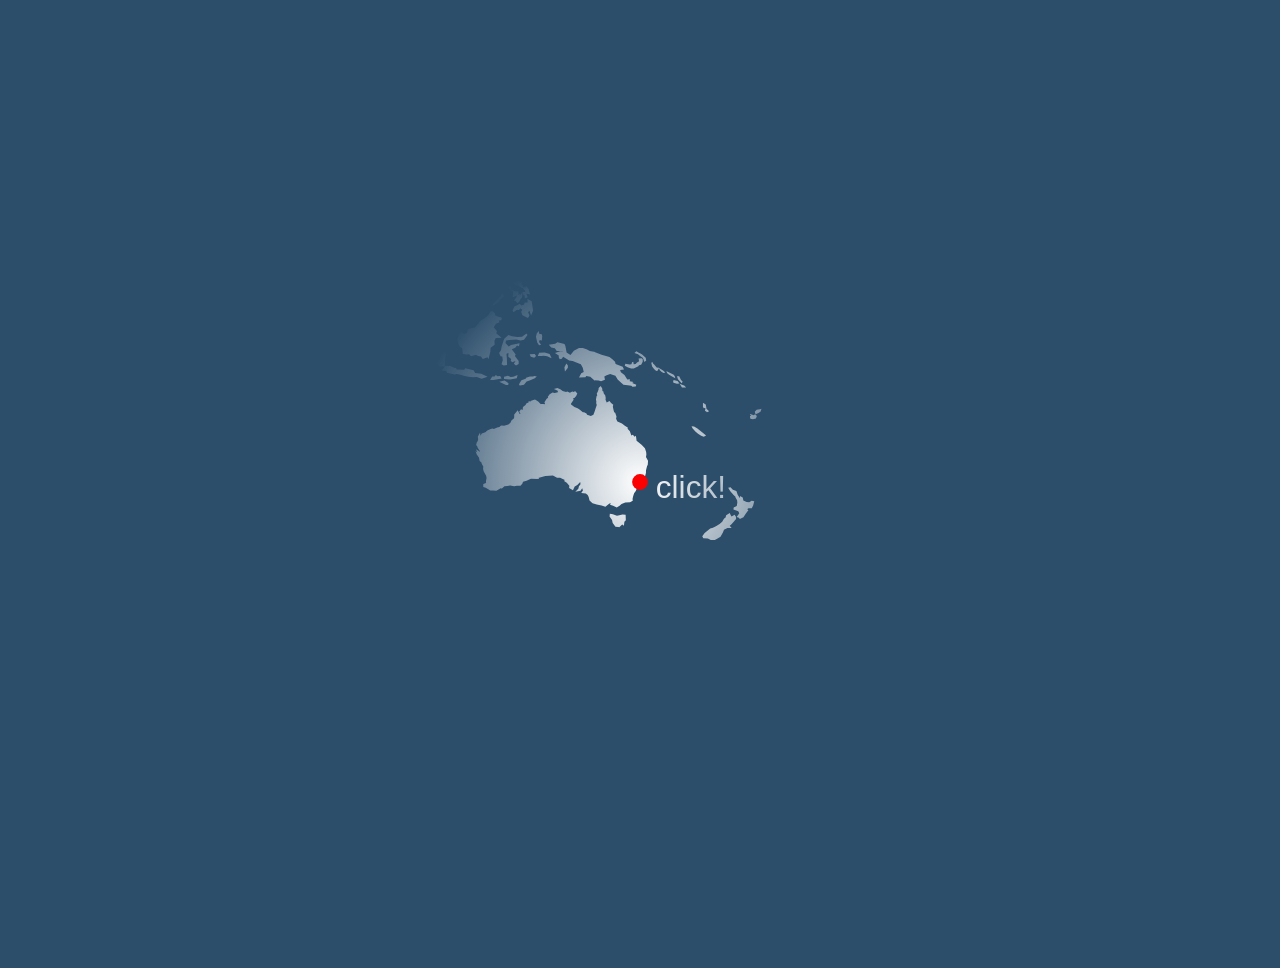
<file: htdocs/components/snap-svg/demos/animated-map/index.html>
<!DOCTYPE html>
<html lang="en">
    <head>
        <meta charset="utf-8">
        <meta name="copyright" content="Copyright © 2013 Adobe Systems Incorporated. All rights reserved.
 
 Licensed under the Apache License, Version 2.0 (the “License”);
 you may not use this file except in compliance with the License.
 You may obtain a copy of the License at
 
 http://www.apache.org/licenses/LICENSE-2.0
 
 Unless required by applicable law or agreed to in writing, software
 distributed under the License is distributed on an “AS IS” BASIS,
 WITHOUT WARRANTIES OR CONDITIONS OF ANY KIND, either express or implied.
 See the License for the specific language governing permissions and
 limitations under the License.">
        <title>Long Flight</title>
        <style media="screen">
        body {
            background: #2c4e6b;
        }
        </style>
        <script src="../../dist/snap.svg.js"></script>
        <script>
        window.onload = function () {
            var g = Snap();
            g.attr({
                viewBox: [0, 0, 800, 600]
            });
            
            Snap.load("map.svg", function (f) {
                function getShift(dot) {
                    return "t" + (400 - dot.x) + "," + (300 - dot.y);
                }
                var gr = f.select("g"),
                    wrd = f.select("#world").attr({fill: "#fff"}),
                    syd = f.select("#sydney").attr({fill: "red"}),
                    msk = f.select("#san_francisco").attr({fill: "red"}),
                    pth = f.select("#flight"),
                    pln = f.select("#plane"),
                    top = g.g();
                top.attr({
                    mask: g.rect(100, 0, 600, 600).attr({
                        fill: "r(.5,.5,.25)#fff-#000"
                    })
                });
                top.add(gr);
                var click = top.text(410, 310, "click!").attr({
                    font: "20px Source Sans Pro, sans-serif",
                    fill: "#fff"
                });
                pth.attr({
                    display: "none"
                });
                pln = gr.g(pln, pln.clone());
                pln.attr({
                    display: "none"
                });
                pln[0].attr({
                    stroke: "#fff",
                    strokeWidth: 2
                });
                gr.attr({
                    transform: getShift({
                        x: syd.attr("cx"),
                        y: syd.attr("cy")
                    })
                });
                var flight = gr.path().attr({
                    fill: "none",
                    stroke: "red",
                    strokeWidth: 3,
                    strokeDasharray: "5 3"
                }).insertBefore(pln);
                window.onclick = function () {
                    pln.attr({
                        display: ""
                    });
                    click.attr({
                        display: "none"
                    });
                    var flag,
                        len = Snap.path.getTotalLength(pth.attr("d"));
                    Snap.animate(0, len, function (l) {
                        // Safari bug workaround: forcing redraw
                        g.attr({width: 100 + (flag = !flag ? 1e-5 : 0) + "%"});
                        //
                        var dot = pth.getPointAtLength(l);
                        flight.attr({
                            d: pth.getSubpath(0, l)
                        });
                        pln.attr({
                            transform: "t" + [dot.x, dot.y] +
                                       "r" + (dot.alpha - 90)
                        });
                        gr.attr({
                            transform: getShift(dot)
                        });
                    }, 10000);
                };
            });
        };
        </script>
    </head>
    <body>
    </body>
</html>
</file>
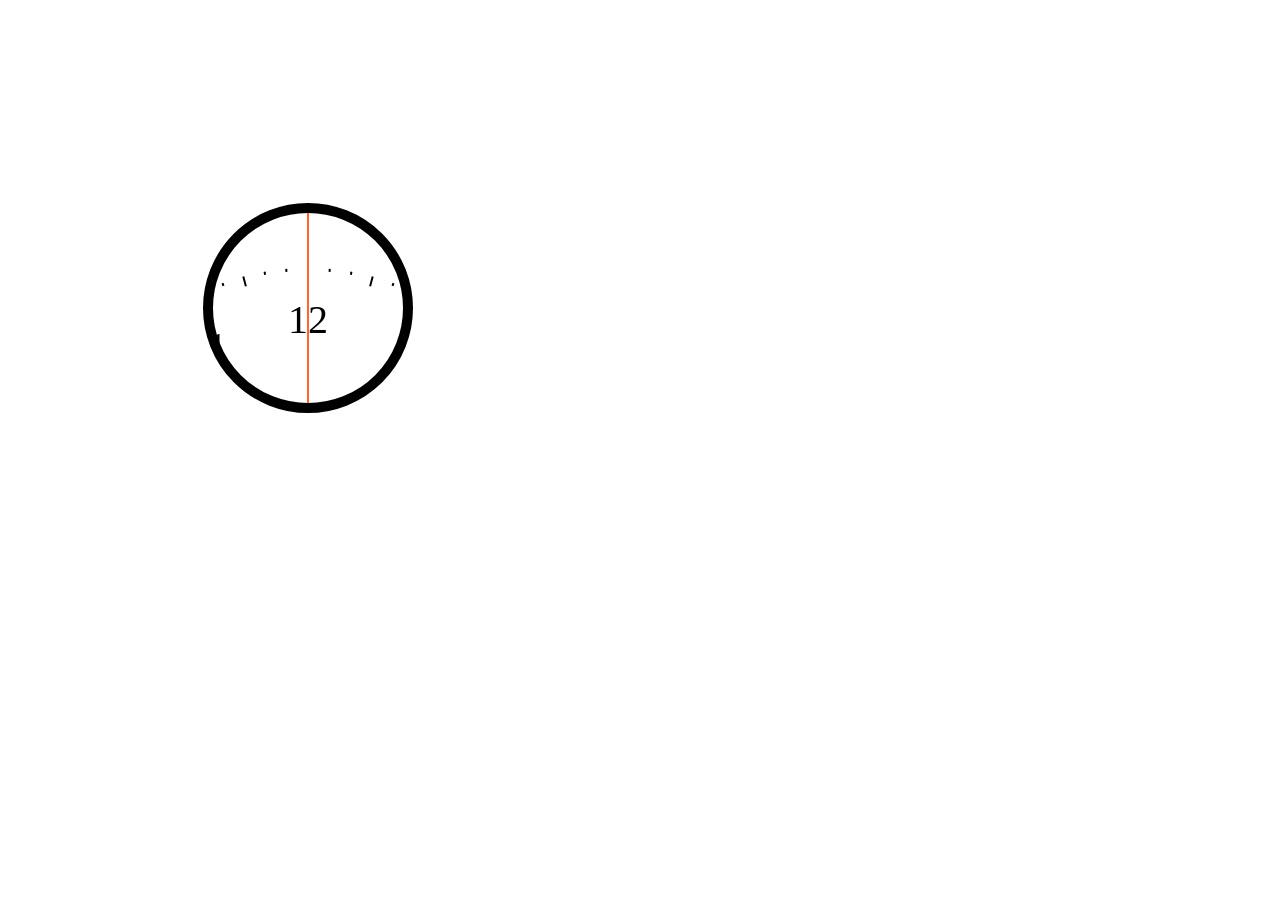
<file: htdocs/components/snap-svg/demos/clock/index.html>
<!DOCTYPE html>
<html lang="en">
    <head>
        <meta charset="utf-8">
        <meta name="copyright" content="Copyright © 2013 Adobe Systems Incorporated. All rights reserved.
 
 Licensed under the Apache License, Version 2.0 (the “License”);
 you may not use this file except in compliance with the License.
 You may obtain a copy of the License at
 
 http://www.apache.org/licenses/LICENSE-2.0
 
 Unless required by applicable law or agreed to in writing, software
 distributed under the License is distributed on an “AS IS” BASIS,
 WITHOUT WARRANTIES OR CONDITIONS OF ANY KIND, either express or implied.
 See the License for the specific language governing permissions and
 limitations under the License.">
        <title>Snap</title>
        <style media="screen">
        body {
            background: #fff;
        }
        </style>
        <script src="../../dist/snap.svg-min.js"></script>
        <script>
        window.onload = function () {
            var s = Snap(600, 600);
            var path = "",
                nums = s.text(300, 300, [1, 2, 3, 4, 5, 6, 7, 8, 9, 10, 11, 12]).attr({
                    font: "300 40px Helvetica Neue",
                    textAnchor: "middle"
                });
            for (var i = 0; i < 72; i++) {
                var r = i % 6 ? i % 3 ? 247 : 240 : 230,
                    sin = Math.sin(Snap.rad(5 * i)),
                    cos = Math.cos(Snap.rad(5 * i));
                path += "M" + [300 + 250 * cos, 300 + 250 * sin] + "L" + [300 + r * cos, 300 + r * sin];
                if (!(i % 6)) {
                    nums.select("tspan:nth-child(" + (i / 6 + 1) + ")").attr({
                        x: 300 + 200 * Math.cos(Snap.rad(5 * i - 60)),
                        y: 300 + 200 * Math.sin(Snap.rad(5 * i - 60)) + 15,
                    });
                }
            }
            var table = s.g(nums, s.path(path).attr({
                fill: "none",
                stroke: "#000",
                strokeWidth: 2
            })).attr({
                transform: "t0,210"
            });
            s.g(table).attr({
                clip: s.circle(300, 300, 100)
            });
            var hand = s.line(300, 200, 300, 400).attr({
                fill: "none",
                stroke: "#f63",
                strokeWidth: 2
            });
            s.circle(300, 300, 100).attr({
                stroke: "#000",
                strokeWidth: 10,
                fillOpacity: 0
            }).click(function () {
                Snap.animate(0, 360, function (val) {
                    table.transform("t" +
                    [
                        210 * Math.cos(Snap.rad(val + 90)), 
                        210 * Math.sin(Snap.rad(val + 90))
                    ]);
                    hand.transform("r" + [val, 300, 300]);
                }, 12000);
            });
            
        };
        </script>
    </head>
    <body>
    </body>
</html>
</file>
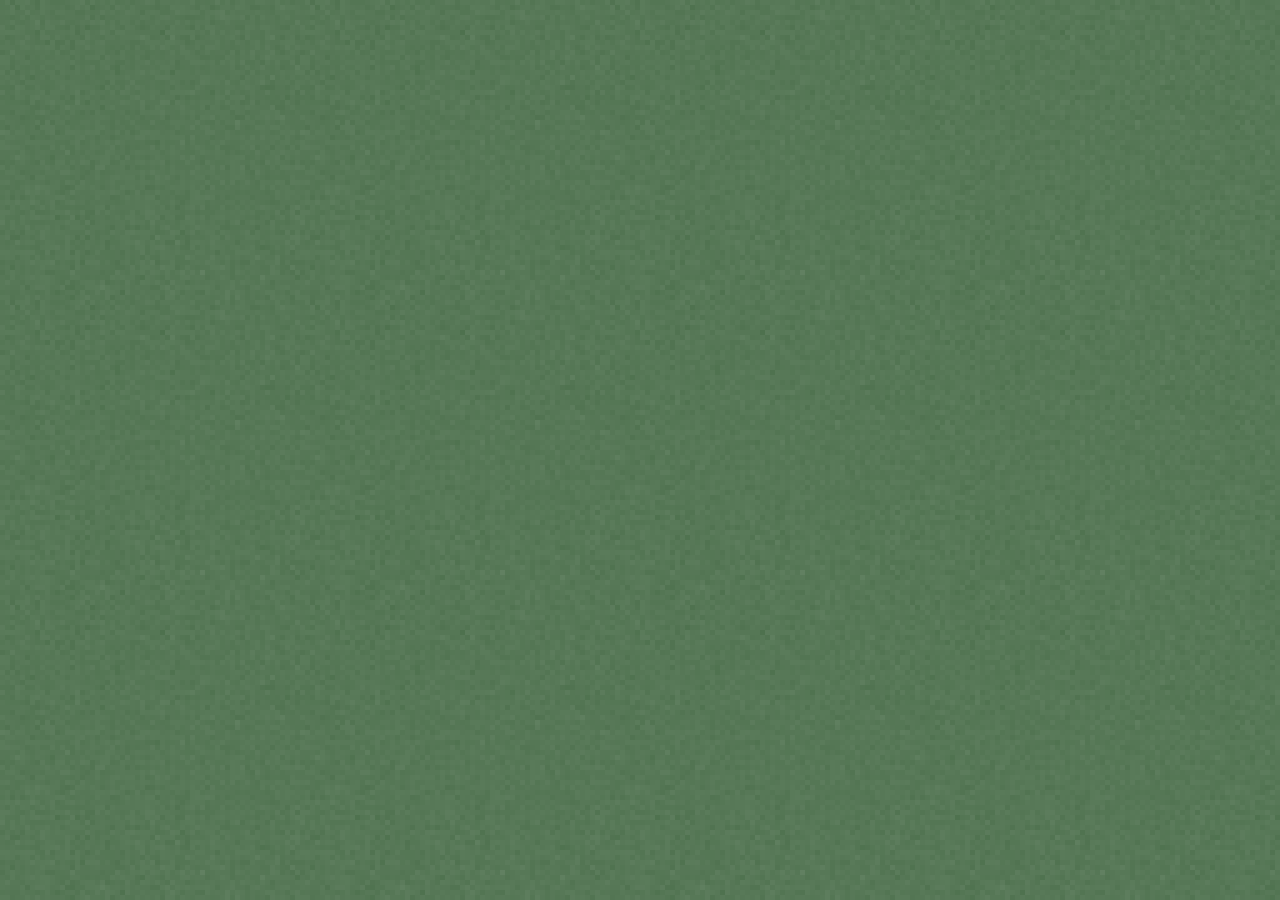
<file: htdocs/components/snap-svg/demos/pattern/index.html>
<!DOCTYPE html>
<html lang="en">
    <head>
        <meta charset="utf-8">
        <meta name="copyright" content="Copyright © 2013 Adobe Systems Incorporated. All rights reserved.
 
 Licensed under the Apache License, Version 2.0 (the “License”);
 you may not use this file except in compliance with the License.
 You may obtain a copy of the License at
 
 http://www.apache.org/licenses/LICENSE-2.0
 
 Unless required by applicable law or agreed to in writing, software
 distributed under the License is distributed on an “AS IS” BASIS,
 WITHOUT WARRANTIES OR CONDITIONS OF ANY KIND, either express or implied.
 See the License for the specific language governing permissions and
 limitations under the License.">
        <title>Snap</title>
        <style media="screen">
        body {
            background: #030 url("bg.png");
        }
        </style>
        <script src="../../dist/snap.svg-min.js"></script>
        <script>
        window.onload = function () {
            1
            var s = Snap("100%", 600);
            
            // 2
            // var c = s.circle(100, 100, 50);
            // 
            // 3
            // c.attr({
            //     fill: "#bada55",
            //     stroke: "#000",
            //     "stroke-width": 5
            // });
            // 
            // 4
            // var c2 = s.circle(70, 100, 40);
            // var g = s.group(c2, s.circle(130, 100, 40));
            // g.attr({
            //     fill: "#fff"
            // });
            // 
            // 5
            // c.attr({
            //     mask: g
            // });
            // 
            // 6
            // c2.animate({r: 25}, 1000);
            // 
            // 7
            // g.select("circle:nth-child(2)").animate({r: 25}, 1000);
            // 
            // 8
            // var p = s.path("M10-5-10,15M15,0,0,15M0-5-20,15").attr({
            //         fill: "none",
            //         stroke: "#bada55",
            //         strokeWidth: 5
            //     }).pattern(0, 0, 10, 10);
            // c.attr({
            //     fill: p
            // });
            // 
            // 9
            // g.attr({
            //     fill: Snap(document.getElementById("pattern"))
            // });
            // 
            // 10
            // g.attr({fill: "r()#fff-#000"});
            // 
            // 11
            // g.attr({fill: "R(100, 100, 50)#fff-#000"});
            // 
            // 12
            // p.select("path").animate({stroke: "#f00"}, 1000);
            // 
            // 13
            // Snap.load("demo-card.svg", function (f) {
            //     f.select("path[fill='#D40000']").attr({fill: "#bada55"});
            //     g = s.group(f.selectAll("path"));
            //     s.append(g);
            // 
            //     14
            //     g.attr({
            //         transform: "r45t100,0s.5"
            //     });
            //                 
            //     15
            //     console.log(g.attr("transform"));
            //                 
            //     16
            //     g.drag();
            // });
            // 
            // 17
            // s.text(200, 100, "Snap.SVG");
            // 
            // 18
            // var t = s.text(200, 120, ["S","n","a","p",".","S","V","G"]);
            // t.selectAll("tspan:nth-child(odd)").attr({
            //     fill: "#900",
            //     "font-size": "20px"
            // });
        };
        </script>
    </head>
    <body>
        <svg width="0" height="0">
            <pattern id="pattern" patternUnits="userSpaceOnUse" x="0" y="0" width="10" height="10" viewBox="0 0 10 10">
                <path d="M-5,0,10,15M0-5,15,10" stroke="white" stroke-width="5"/>
            </pattern>
        </svg>
    </body>
</html>
</file>
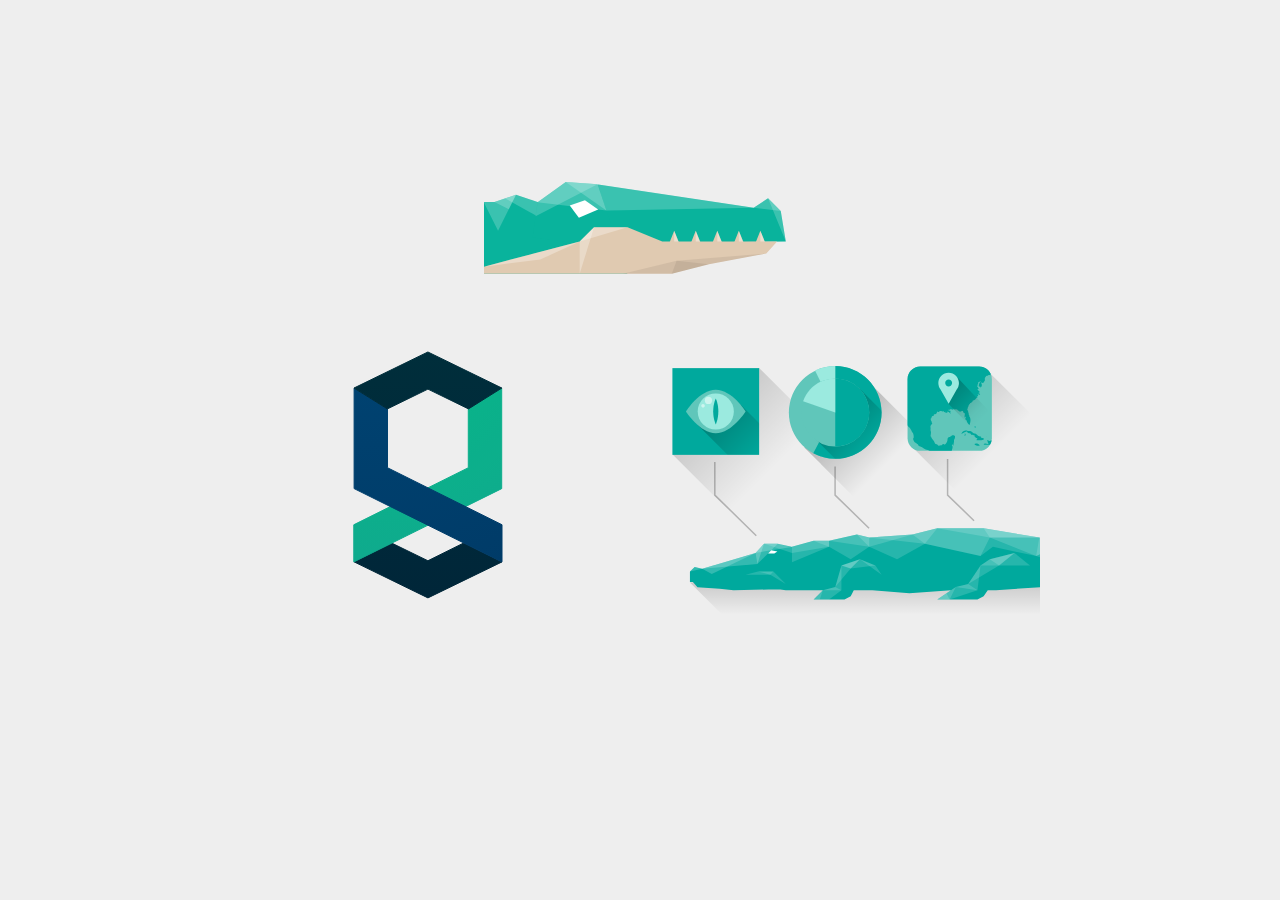
<file: htdocs/components/snap-svg/demos/snap-mascot/index.html>
<!DOCTYPE html>
<html lang="en">
    <head>
        <meta charset="utf-8">
        <meta name="copyright" content="Copyright © 2013 Adobe Systems Incorporated. All rights reserved.
 
 Licensed under the Apache License, Version 2.0 (the “License”);
 you may not use this file except in compliance with the License.
 You may obtain a copy of the License at
 
 http://www.apache.org/licenses/LICENSE-2.0
 
 Unless required by applicable law or agreed to in writing, software
 distributed under the License is distributed on an “AS IS” BASIS,
 WITHOUT WARRANTIES OR CONDITIONS OF ANY KIND, either express or implied.
 See the License for the specific language governing permissions and
 limitations under the License.">
        <title>Snap</title>
        <link rel="stylesheet" href="style.css">
    </head>
    <body>
        <iframe src="crocodile-1.html" ></iframe>
        <br>
        <iframe src="snap-logo.html" ></iframe>
        <iframe src="crocodile-2.html" ></iframe>
    </body>
</html>
</file>
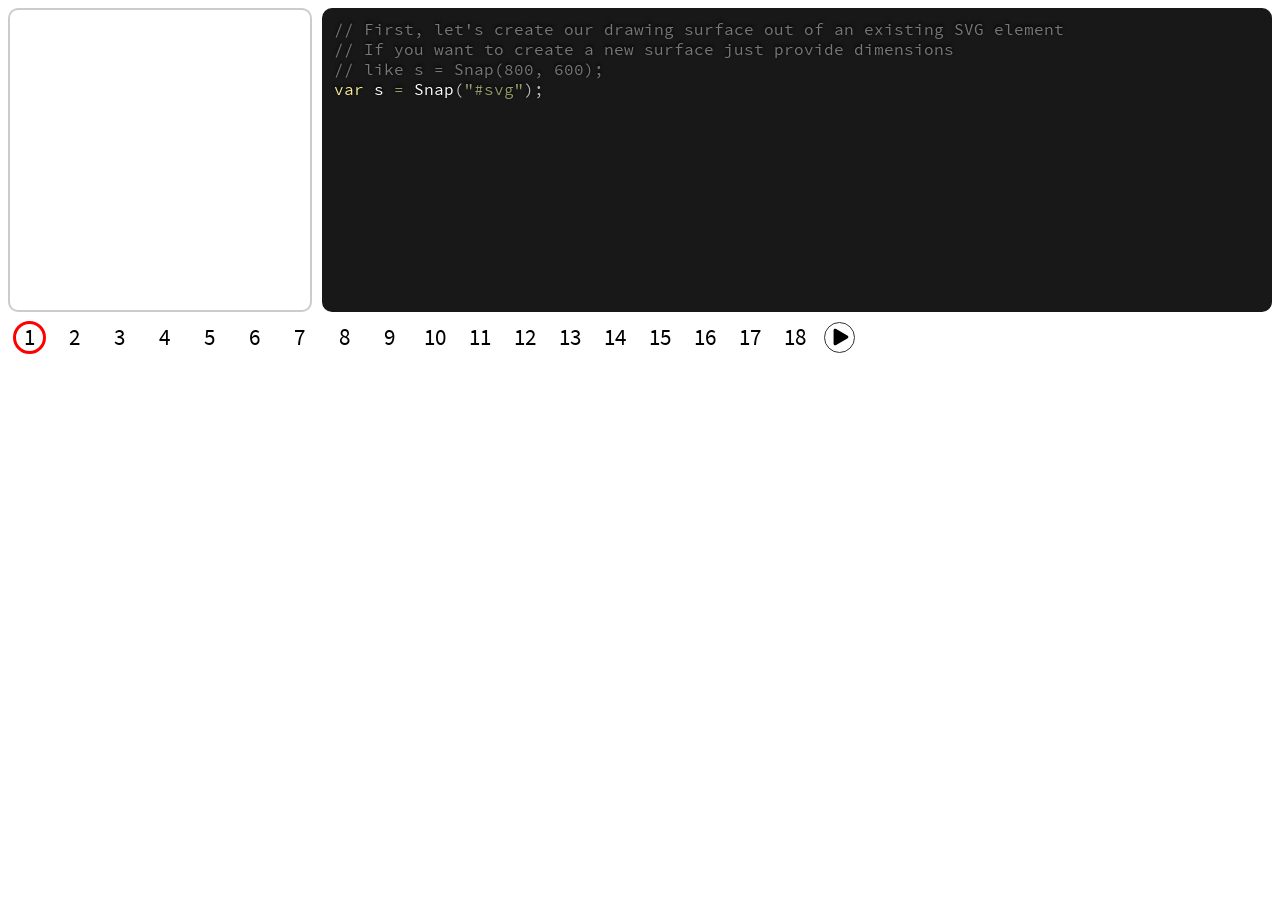
<file: htdocs/components/snap-svg/demos/tutorial/index.html>
<!DOCTYPE html>
<html lang="en">
    <head>
        <meta charset="utf-8">
        <title>Tutorial</title>
        <link rel="stylesheet" href="../../doc/fonts/stylesheet.css">
        <link rel="stylesheet" href="../../doc/css/prism.css">
        <style media="screen">
            pre.code {
                -moz-border-radius: 10px;
                -webkit-border-radius: 10px;
                border-radius: 10px;
                padding: 10px;
                height: 280px;
                overflow: auto;
                background: #181818;
                border: solid 2px #181818;
            }
            #codelines {
                display: none;
            }
            #svg {
                -moz-border-radius: 10px;
                -webkit-border-radius: 10px;
                border-radius: 10px;
                border: solid 2px #ccc;
                width: 300px;
                height: 300px;
                float: left;
                margin-right: 10px;
                font: 1em source-sans-pro, Source Sans Pro, Helvetica, sans-serif;
            }
        </style>
        <script src="../../dist/snap.svg-min.js"></script>
        <script src="../../doc/js/prism.js"></script>
        <script>
        var S;
        window.onload = function () {
            var s = Snap(850, 35);
            function chooser(s, count) {
                var loop = "M35,65a30,30,0,0,0,0-60a30,30,0,0,0,0,60",
                    line = "M35,65a30,30,0,0,0,0-60a30,30,0,0,0,0,60c30,0,60-60,90-60a30,30,0,0,1,0,60a30,30,0,0,1,0-60",
                    l1 = Snap.path.getTotalLength(loop),
                    l2 = Snap.path.getTotalLength(line),
                    cur = 1,
                    p = s.path({
                        path: loop,
                        fill: "none",
                        stroke: "#f00",
                        strokeWidth: 6,
                        strokeLinecap: "round"
                    });
                for (var i = 1; i <= count; i++) {
                    s.text(90 * i - 55, 49, i).attr({
                        font: "45px source-sans-pro, Source Sans Pro, Helvetica, sans-serif",
                        textAnchor: "middle"
                    });
                    (function (i) {
                        s.circle(90 * i - 55, 35, 40).attr({
                            opacity: 0
                        }).click(eve.f("tut.click", i - 1));
                    }(i));
                }
                s.path("M11.166,23.963L22.359,17.5c1.43-0.824,1.43-2.175,0-3L11.166,8.037c-1.429-0.826-2.598-0.15-2.598,1.5v12.926C8.568,24.113,9.737,24.789,11.166,23.963z").transform("t" + (90 * (count + 1) - 68) + ",18s2");
                var but = s.circle(90 * (count + 1) - 55, 35, 30).attr({
                    fillOpacity: 0,
                    stroke: "#333",
                    strokeWidth: 2
                });
                eve.on("tut.click", function (I) {
                    p.attr({
                        path: loop,
                        transform: "t" + (90 * I) + ",0"
                    });
                    cur = I + 1;
                });
                function frameHandler(frame) {
                    function anim() {
                        cur++;
                        if (cur > count) {
                            return;
                        }
                        if (typeof frame == "function") {
                            frame(cur);
                        }
                        Snap.animate(0, l2 - l1, function (val) {
                            p.attr({
                                path: Snap.path.getSubpath(line, val, val + l1)
                            });
                        }, 500, function () {
                            p.attr({
                                path: loop,
                                transform: p.transform() + "t90,0"
                            });
                        });
                    }
                    if (typeof frame == "function") {
                        but.click(anim);
                    } else {
                        anim();
                    }
                }
                return frameHandler;
            }
            var g = s.g();
            g.attr({
                transform: "s.5,.5,0,0"
            });
            var str = "",
                code = document.getElementById("code");
            var domcodelines = document.querySelectorAll("#codelines li"),
                codelines = [],
                replacers = {},
                lines = [],
                callback = function (i) {
                    lines = [];
                    for (var j = 1; j <= i; j++) {
                        replacers[j - 1] && lines.pop();
                        lines.push(codelines[j - 1]);
                    }
                    Snap("#svg").clear();
                    str = lines.join("\n");
                    eval(str);
                    code.innerHTML = Prism.highlight(str, Prism.languages.javascript);
                    code.parentNode.scrollTop = code.parentNode.scrollTopMax || 1e9;
                };
            for (var i = 0, ii = domcodelines.length; i < ii; i++) {
                codelines[i] = domcodelines[i].innerHTML;
                if (domcodelines[i].className == "replace") {
                    replacers[i] = true;
                }
            }
            callback(1);
            chooser(g, codelines.length)(callback);
            eve.on("tut.click", function (I) {
                callback(I + 1);
            });
        };
        </script>
    </head>
    <body>
        <ol id="codelines">
<li>// First, let's create our drawing surface out of an existing SVG element
// If you want to create a new surface just provide dimensions
// like s = Snap(800, 600);
var s = Snap("#svg");</li>
<li>// Let's create a big circle in the middle:
var bigCircle = s.circle(150, 150, 100);
// By default it is black, let's change its attributes</li>
<li>bigCircle.attr({
    fill: "#bada55",
    stroke: "#000",
    strokeWidth: 5
});</li>
<li>// Now let's create another small circle:
var smallCircle = s.circle(100, 150, 70);</li>
<li>// Let's put this small circle and another one into a group:
var discs = s.group(smallCircle, s.circle(200, 150, 70));</li>
<li>// Now we can change attributes for the whole group
discs.attr({
    fill: "#fff"
});</li>
<li>// Now more interesting stuff
// Let's assign this group as a mask for our big circle
bigCircle.attr({
    mask: discs
});</li>
<li>// Despite our small circle being part of a group
// and part of a mask we can still access it:
smallCircle.animate({r: 50}, 1000);</li>
<li>// We don’t have a reference for second small circle,
// but we can easily grab it with CSS selectors:
discs.select("circle:nth-child(2)").animate({r: 50}, 1000);</li>
<li>// Now let's create pattern
var p = s.path("M10-5-10,15M15,0,0,15M0-5-20,15").attr({
        fill: "none",
        stroke: "#bada55",
        strokeWidth: 5
    });
// To create a pattern,
// just specify dimensions in the pattern method:
p = p.pattern(0, 0, 10, 10);
// Then use it as a fill on the big circle
bigCircle.attr({
    fill: p
});</li>
<li>// We can also grab a pattern from an SVG
// already embedded into our page
discs.attr({
    fill: Snap("#pattern")
});</li>
<li>// Let's change the fill of the circles to gradient
// This string means relative radial gradient
// from white to black
discs.attr({fill: "r()#fff-#000"});
// Note that we have two gradients, one for each circle</li>
<li>// If we want them to share one gradient,
// we need to use an absolute gradient with capital R
discs.attr({fill: "R(150, 150, 100)#fff-#000"});</li>
<li>// Of course we can animate color as well
p.select("path").animate({stroke: "#f00"}, 1000);</li>
<li>// Now let's load an external SVG file:
Snap.load("mascot.svg", function (f) {
    // Note that we traverse and change attr before the SVG
    // is even added to the page
    f.select("polygon[fill='#09B39C']").attr({fill: "#bada55"});
    g = f.select("g");
    s.append(g);
    // Making croc draggable. Go ahead drag it around!
    g.drag();
    // Obviously drag could take event handlers too
    // Looks like our croc is made from more than one polygon...
});</li>
<li class="replace">// Now let's load an external SVG file:
Snap.load("mascot.svg", function (f) {
    // Note that we traverse and change attr before SVG
    // is even added to the page
    f.selectAll("polygon[fill='#09B39C']").attr({fill: "#bada55"});
    g = f.select("g");
    s.append(g);
    // Making croc draggable. Go ahead drag it around!
    g.drag();
    // Obviously drag could take event handlers too
    // That’s better! selectAll for the rescue.
});</li>
<li>// Writing text is as simple as:
s.text(200, 100, "Snap.svg");</li>
<li>// Provide an array of strings (or arrays), to generate tspans
var t = s.text(200, 120, ["Snap", ".", "svg"]);
t.selectAll("tspan:nth-child(3)").attr({
    fill: "#900",
    "font-size": "20px"
});</li>
        </ol>
        <svg id="svg"></svg>
        <pre class="javascript code"><code data-language="javascript" class="language-javascript" id="code"></code></pre>
        <svg width="0" height="0">
            <pattern id="pattern" patternUnits="userSpaceOnUse" x="0" y="0" width="10" height="10" viewBox="0 0 10 10">
                <path d="M-5,0,10,15M0-5,15,10" stroke="white" stroke-width="5"/>
            </pattern>
        </svg>
    </body>
</html>
</file>
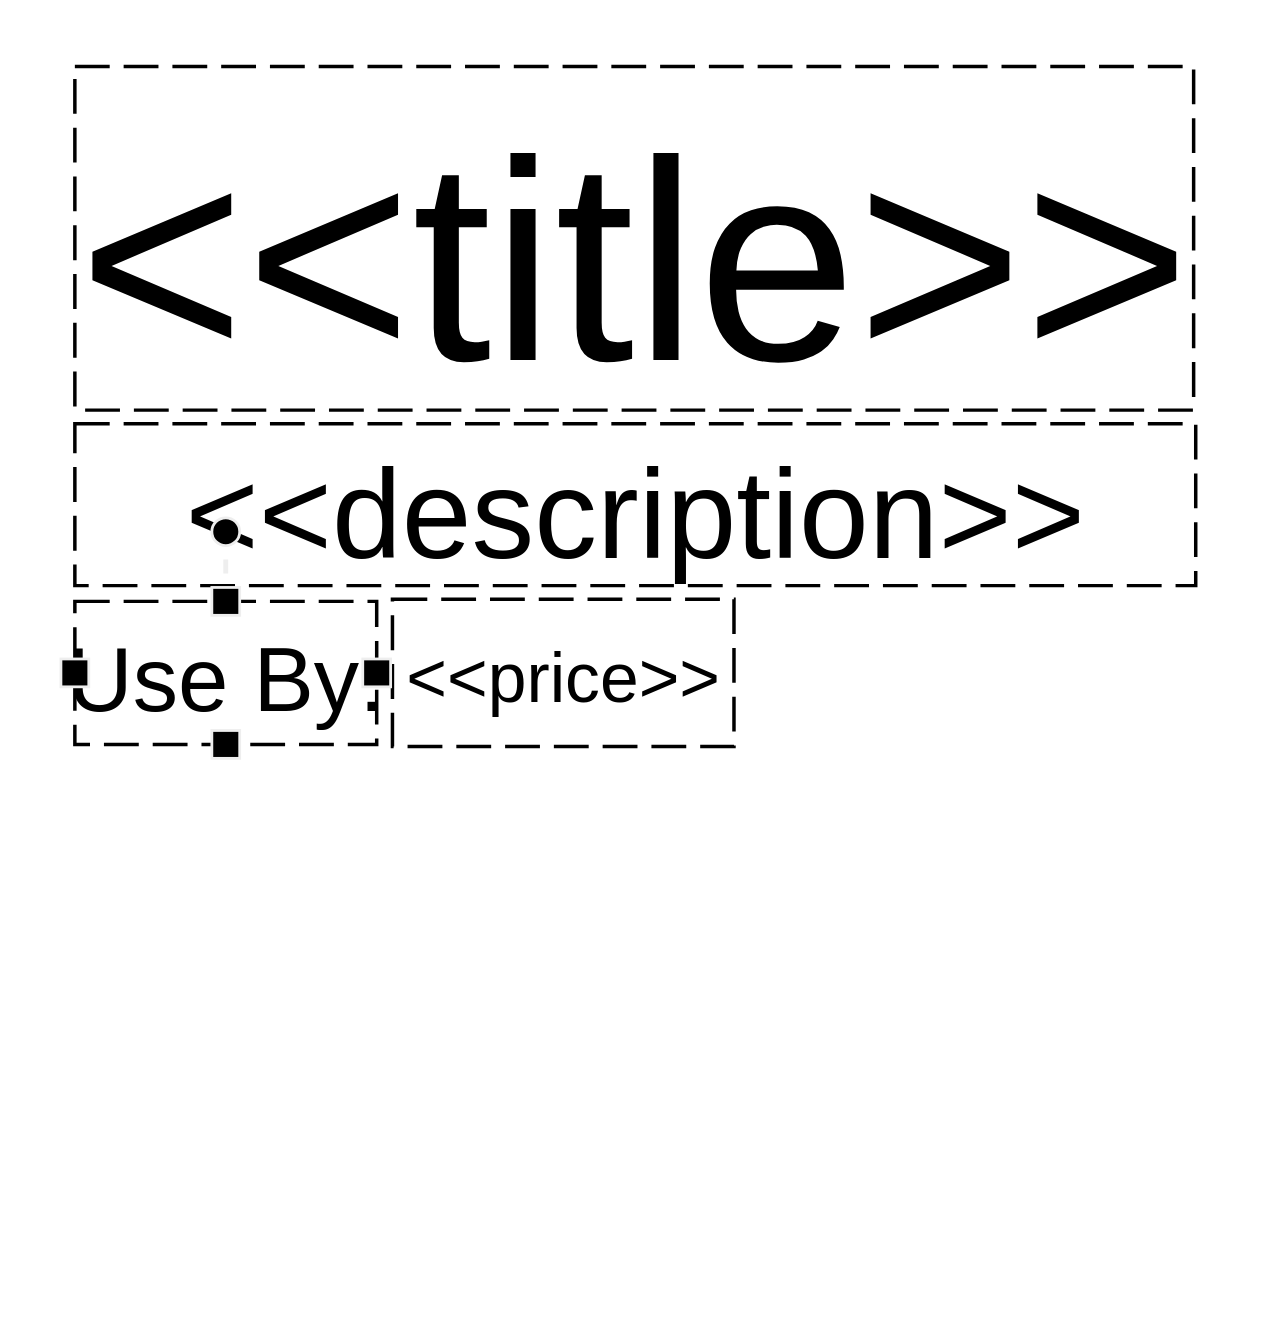
<file: htdocs/components/snap-svg/test.html>
<!DOCTYPE html>
<html lang="en">
    <head>
        <meta charset="utf-8">
        <title>Test</title>
        
    </head>
    <body>
<svg xmlns="http://www.w3.org/2000/svg" xmlns:xlink="http://www.w3.org/1999/xlink" version="1.1" viewBox="0 0 181.4199981689453 189.9199981689453">
    <desc>Created with Snap</desc>
    <defs>
        <rect width="10" height="10" class="svg---mgr"/>
    </defs>
    <g>
        <image xlink:href="http://labels.labellogiclive.com/picnic_12_p1_pic001_uk__v0.svg" preserveAspectRatio="none" x="0" y="0" width="181.42" height="189.92"/>
    </g>
    <g transform="matrix(1,0,0,1,9.5963,8.3968)">
        <g style="cursor: auto;">
            <text x="80.28845687866212" y="1.1127823638916006" style="font-family: Helvetica; font-size: 41px; font-style: normal; font-weight: normal; text-decoration: none; text-anchor: middle;">
                <tspan space="preserve" x="80.28845687866212" dy="1em">&lt;&lt;title&gt;&gt;</tspan>
            </text>
            <rect x="0" y="0" width="160.57691375732423" height="49.3193147277832" fill="#ffffff" stroke="#000000" style="fill-opacity: 0; stroke-width: 0.5px; stroke-dasharray: 5px, 2px;"/>
        </g>
        <line x1="80.28845687866212" x2="80.28845687866212" y1="0" y2="-10" fill="none" stroke="#eeeeee" style="stroke-dasharray: 2px, 2px; stroke-width: 0.7px; visibility: hidden;"/>
        <circle cx="80.28845687866212" cy="-10" r="2" fill="#000000" stroke="#eeeeee" style="stroke-width: 0.4px; visibility: hidden;"/>
        <rect x="78.28845687866212" y="-2" width="4" height="4" fill="#000000" stroke="#eeeeee" style="stroke-width: 0.4px; cursor: n-resize; visibility: hidden;"/>
        <rect x="158.57691375732423" y="22.6596573638916" width="4" height="4" fill="#000000" stroke="#eeeeee" style="stroke-width: 0.4px; cursor: e-resize; visibility: hidden;"/>
        <rect x="78.28845687866212" y="47.3193147277832" width="4" height="4" fill="#000000" stroke="#eeeeee" style="stroke-width: 0.4px; cursor: s-resize; visibility: hidden;"/>
        <rect x="-2" y="22.6596573638916" width="4" height="4" fill="#000000" stroke="#eeeeee" style="stroke-width: 0.4px; cursor: w-resize; visibility: hidden;"/>
    </g>
    <g transform="matrix(1,0,0,1,9.5963,59.6773)">
        <g style="cursor: auto;">
            <text x="80.43839973449704" y="1.263066406250001" style="font-family: Helvetica; font-size: 18px; font-style: normal; font-weight: normal; text-decoration: none; text-anchor: middle;">
                <tspan space="preserve" x="80.43839973449704" dy="1em">&lt;&lt;description&gt;&gt;</tspan>
            </text>
            <rect x="0" y="0" width="160.87679946899408" height="23.229257812500002" fill="#ffffff" stroke="#000000" style="fill-opacity: 0; stroke-width: 0.5px; stroke-dasharray: 5px, 2px;"/>
        </g>
        <line x1="80.43839973449704" x2="80.43839973449704" y1="0" y2="-10" fill="none" stroke="#eeeeee" style="stroke-dasharray: 2px, 2px; stroke-width: 0.7px; visibility: hidden;"/>
        <circle cx="80.43839973449704" cy="-10" r="2" fill="#000000" stroke="#eeeeee" style="stroke-width: 0.4px; visibility: hidden;"/>
        <rect x="78.43839973449704" y="-2" width="4" height="4" fill="#000000" stroke="#eeeeee" style="stroke-width: 0.4px; cursor: n-resize; visibility: hidden;"/>
        <rect x="158.87679946899408" y="9.614628906250001" width="4" height="4" fill="#000000" stroke="#eeeeee" style="stroke-width: 0.4px; cursor: e-resize; visibility: hidden;"/>
        <rect x="78.43839973449704" y="21.229257812500002" width="4" height="4" fill="#000000" stroke="#eeeeee" style="stroke-width: 0.4px; cursor: s-resize; visibility: hidden;"/>
        <rect x="-2" y="9.614628906250001" width="4" height="4" fill="#000000" stroke="#eeeeee" style="stroke-width: 0.4px; cursor: w-resize; visibility: hidden;"/>
    </g>
    <g transform="matrix(1,0,0,1,55.179,84.8677)">
        <g style="cursor: auto;">
            <text x="24.509714508056643" y="4.783778915405273" style="font-family: Helvetica; font-size: 10px; font-style: normal; font-weight: normal; text-decoration: none; text-anchor: middle;">
                <tspan space="preserve" x="24.509714508056643" dy="1em">&lt;&lt;price&gt;&gt;</tspan>
            </text>
            <rect x="0" y="0" width="49.019429016113286" height="21.130057830810546" fill="#ffffff" stroke="#000000" style="fill-opacity: 0; stroke-width: 0.5px; stroke-dasharray: 5px, 2px;"/>
        </g>
        <line x1="24.509714508056643" x2="24.509714508056643" y1="0" y2="-10" fill="none" stroke="#eeeeee" style="stroke-dasharray: 2px, 2px; stroke-width: 0.7px; visibility: hidden;"/>
        <circle cx="24.509714508056643" cy="-10" r="2" fill="#000000" stroke="#eeeeee" style="stroke-width: 0.4px; visibility: hidden;"/>
        <rect x="22.509714508056643" y="-2" width="4" height="4" fill="#000000" stroke="#eeeeee" style="stroke-width: 0.4px; cursor: n-resize; visibility: hidden;"/>
        <rect x="47.019429016113286" y="8.565028915405273" width="4" height="4" fill="#000000" stroke="#eeeeee" style="stroke-width: 0.4px; cursor: e-resize; visibility: hidden;"/>
        <rect x="22.509714508056643" y="19.130057830810546" width="4" height="4" fill="#000000" stroke="#eeeeee" style="stroke-width: 0.4px; cursor: s-resize; visibility: hidden;"/>
        <rect x="-2" y="8.565028915405273" width="4" height="4" fill="#000000" stroke="#eeeeee" style="stroke-width: 0.4px; cursor: w-resize; visibility: hidden;"/>
    </g>
    <g transform="matrix(1,0,0,1,9.5963,85.1675)">
        <g style="cursor: move;">
            <text x="21.660800247192384" y="2.757330703735356" style="font-family: Helvetica; font-size: 13px; font-style: normal; font-weight: normal; text-decoration: none; text-anchor: middle;">
                <tspan space="preserve" x="21.660800247192384" dy="1em">Use By:</tspan>
            </text>
            <rect x="0" y="0" width="43.32160049438477" height="20.53028640747071" fill="#ffffff" stroke="#000000" style="fill-opacity: 0; stroke-width: 0.5px; stroke-dasharray: 5px, 2px;"/>
        </g>
        <line x1="21.660800247192384" x2="21.660800247192384" y1="0" y2="-10" fill="none" stroke="#eeeeee" style="stroke-dasharray: 2px, 2px; stroke-width: 0.7px; visibility: visible;"/>
        <circle cx="21.660800247192384" cy="-10" r="2" fill="#000000" stroke="#eeeeee" style="stroke-width: 0.4px; visibility: visible;"/>
        <rect x="19.660800247192384" y="-2" width="4" height="4" fill="#000000" stroke="#eeeeee" style="stroke-width: 0.4px; cursor: n-resize; visibility: visible;"/>
        <rect x="41.32160049438477" y="8.265143203735356" width="4" height="4" fill="#000000" stroke="#eeeeee" style="stroke-width: 0.4px; cursor: e-resize; visibility: visible;"/>
        <rect x="19.660800247192384" y="18.53028640747071" width="4" height="4" fill="#000000" stroke="#eeeeee" style="stroke-width: 0.4px; cursor: s-resize; visibility: visible;"/>
        <rect x="-2" y="8.265143203735356" width="4" height="4" fill="#000000" stroke="#eeeeee" style="stroke-width: 0.4px; cursor: w-resize; visibility: visible;"/>
    </g>
</svg>
</body>
</html>
</file>
<file: htdocs/components/snap-svg/demos/snap-mascot/style.css>
html {
    overflow: hidden;
}

body {
    background: #eee;
    text-align: center;
}

svg {
    display: inline-block;
}

iframe {
    display: inline-block;
    border: none;
    height: 300px;
    width: 400px;
    margin: 10px;
}
</file>
<file: htdocs/components/snap-svg/doc/fonts/stylesheet.css>
@font-face {
    font-family: 'source-sans-pro';
    src: url('sourcesanspro-light-webfont.eot');
    src: url('sourcesanspro-light-webfont.eot?#iefix') format('embedded-opentype'),
         url('sourcesanspro-light-webfont.woff') format('woff'),
         url('sourcesanspro-light-webfont.ttf') format('truetype'),
         url('sourcesanspro-light-webfont.svg#source_sans_prolight') format('svg');
    font-weight: 300;
    font-style: normal;

}




@font-face {
    font-family: 'source-sans-pro';
    src: url('sourcesanspro-regular-webfont.eot');
    src: url('sourcesanspro-regular-webfont.eot?#iefix') format('embedded-opentype'),
         url('sourcesanspro-regular-webfont.woff') format('woff'),
         url('sourcesanspro-regular-webfont.ttf') format('truetype'),
         url('sourcesanspro-regular-webfont.svg#source_sans_proregular') format('svg');
    font-weight: 400;
    font-style: normal;

}




@font-face {
    font-family: 'source-sans-pro';
    src: url('sourcesanspro-semibold-webfont.eot');
    src: url('sourcesanspro-semibold-webfont.eot?#iefix') format('embedded-opentype'),
         url('sourcesanspro-semibold-webfont.woff') format('woff'),
         url('sourcesanspro-semibold-webfont.ttf') format('truetype'),
         url('sourcesanspro-semibold-webfont.svg#source_sans_prosemibold') format('svg');
    font-weight: 600;
    font-style: normal;

}




@font-face {
    font-family: 'source-code-pro';
    src: url('sourcecodepro-regular-webfont.eot');
    src: url('sourcecodepro-regular-webfont.eot?#iefix') format('embedded-opentype'),
         url('sourcecodepro-regular-webfont.woff') format('woff'),
         url('sourcecodepro-regular-webfont.ttf') format('truetype'),
         url('sourcecodepro-regular-webfont.svg#source_code_proregular') format('svg');
    font-weight: normal;
    font-style: normal;

}
</file>
<file: htdocs/components/snap-svg/doc/css/prism.css>
/**
 * prism.js Twilight theme
 * Based (more or less) on the Twilight theme originally of Textmate fame.
 * @author Remy Bach
 */
code[class*="language-"],
pre[class*="language-"] {
	color: white;
	direction: ltr;
	font-family: source-code-pro, Consolas, Monaco, 'Andale Mono', monospace;
	text-align: left;
	text-shadow: 0 -.1em .2em black;
	white-space: pre;
	word-spacing: normal;
	
	-moz-tab-size: 4;
	-o-tab-size: 4;
	tab-size: 4;
	
	-webkit-hyphens: none;
	-moz-hyphens: none;
	-ms-hyphens: none;
	hyphens: none;
}

pre[class*="language-"],
:not(pre) > code[class*="language-"] {
	background:#181818;
}

/* Code blocks */
pre[class*="language-"] {
	margin: .5em 0;
	overflow: auto;
}
pre[class*="language-"]::selection { /* Safari */
	background:hsl(200, 4%, 16%); /* #282A2B */
}
pre[class*="language-"]::selection { /* Firefox */
	background:hsl(200, 4%, 16%); /* #282A2B */
}

/* Inline code */
:not(pre) > code[class*="language-"] {
	border-radius: .3em;
	border: .13em solid hsl(0,0%,33%); /* #545454 */
	box-shadow: 1px 1px .3em -.1em black inset;
	padding: .15em .2em .05em;
}

.token.comment,
.token.prolog,
.token.doctype,
.token.cdata {
	color: hsl(0, 0%, 47%); /* #777777 */
}

.token.punctuation {
	opacity: .7;
}

.namespace {
	opacity: .7;
}

.token.tag,
.token.boolean,
.token.number {
	color: hsl(14, 58%, 55%); /* #CF6A4C */
}

.token.keyword,
.token.property,
.token.selector {
	color:hsl(53, 89%, 79%); /* #F9EE98 */
}
.token.attr-name,
.token.attr-value,
.token.string,
.token.operator,
.token.entity,
.token.url,
.language-css .token.string,
.style .token.string {
	color:hsl(76, 21%, 52%); /* #8F9D6A */
}

.token.atrule {
	color:hsl(218, 22%, 55%); /* #7587A6 */
}

.token.regex,
.token.important {
	color: hsl(42, 75%, 65%); /* #E9C062 */
}

.token.important {
	font-weight: bold;
}

.token.entity {
	cursor: help;
}
pre[data-line] {
	padding: 1em 0 1em 3em;
	position: relative;
}

/* Markup */
.language-markup .token.tag,
.language-markup .token.attr-name,
.language-markup .token.punctuation  {
	color: hsl(33, 33%, 52%); /* #AC885B */
}

/* Text Selection colour */
::selection {
	background: hsla(0,0%,93%,0.15); /* #EDEDED */
}
::-moz-selection {
	background: hsla(0,0%,93%,0.15); /* #EDEDED */
}

/* Make the tokens sit above the line highlight so the colours don't look faded. */
.token {
	position:relative;
	z-index:1;
}
.line-highlight {
	background: -moz-linear-gradient(left, hsla(0, 0%, 33%,.1) 70%, hsla(0, 0%, 33%,0)); /* #545454 */
	background: -o-linear-gradient(left, hsla(0, 0%, 33%,.1) 70%, hsla(0, 0%, 33%,0)); /* #545454 */
	background: -webkit-linear-gradient(left, hsla(0, 0%, 33%,.1) 70%, hsla(0, 0%, 33%,0)); /* #545454 */
	background: hsla(0, 0%, 33%, 0.25); /* #545454 */
	background: linear-gradient(left, hsla(0, 0%, 33%,.1) 70%, hsla(0, 0%, 33%,0)); /* #545454 */
	border-bottom:1px dashed hsl(0, 0%, 33%); /* #545454 */
	border-top:1px dashed hsl(0, 0%, 33%); /* #545454 */
	left: 0;
	line-height: inherit;
	margin-top: 0.75em; /* Same as .prism’s padding-top */
	padding: inherit 0;
	pointer-events: none;
	position: absolute;
	right: 0;
	white-space: pre;
	z-index:0;
}
.line-highlight:before,
.line-highlight[data-end]:after {
	background-color: hsl(215, 15%, 59%); /* #8794A6 */
	border-radius: 999px;
	box-shadow: 0 1px white;
	color: hsl(24, 20%, 95%); /* #F5F2F0 */
	content: attr(data-start);
	font: bold 65%/1.5 sans-serif;
	left: .6em;
	min-width: 1em;
	padding: 0 .5em;
	position: absolute;
	text-align: center;
	text-shadow: none;
	top: .4em;
	vertical-align: .3em;
}
.line-highlight[data-end]:after {
	bottom: .4em;
	content: attr(data-end);
	top: auto;
}
</file>
